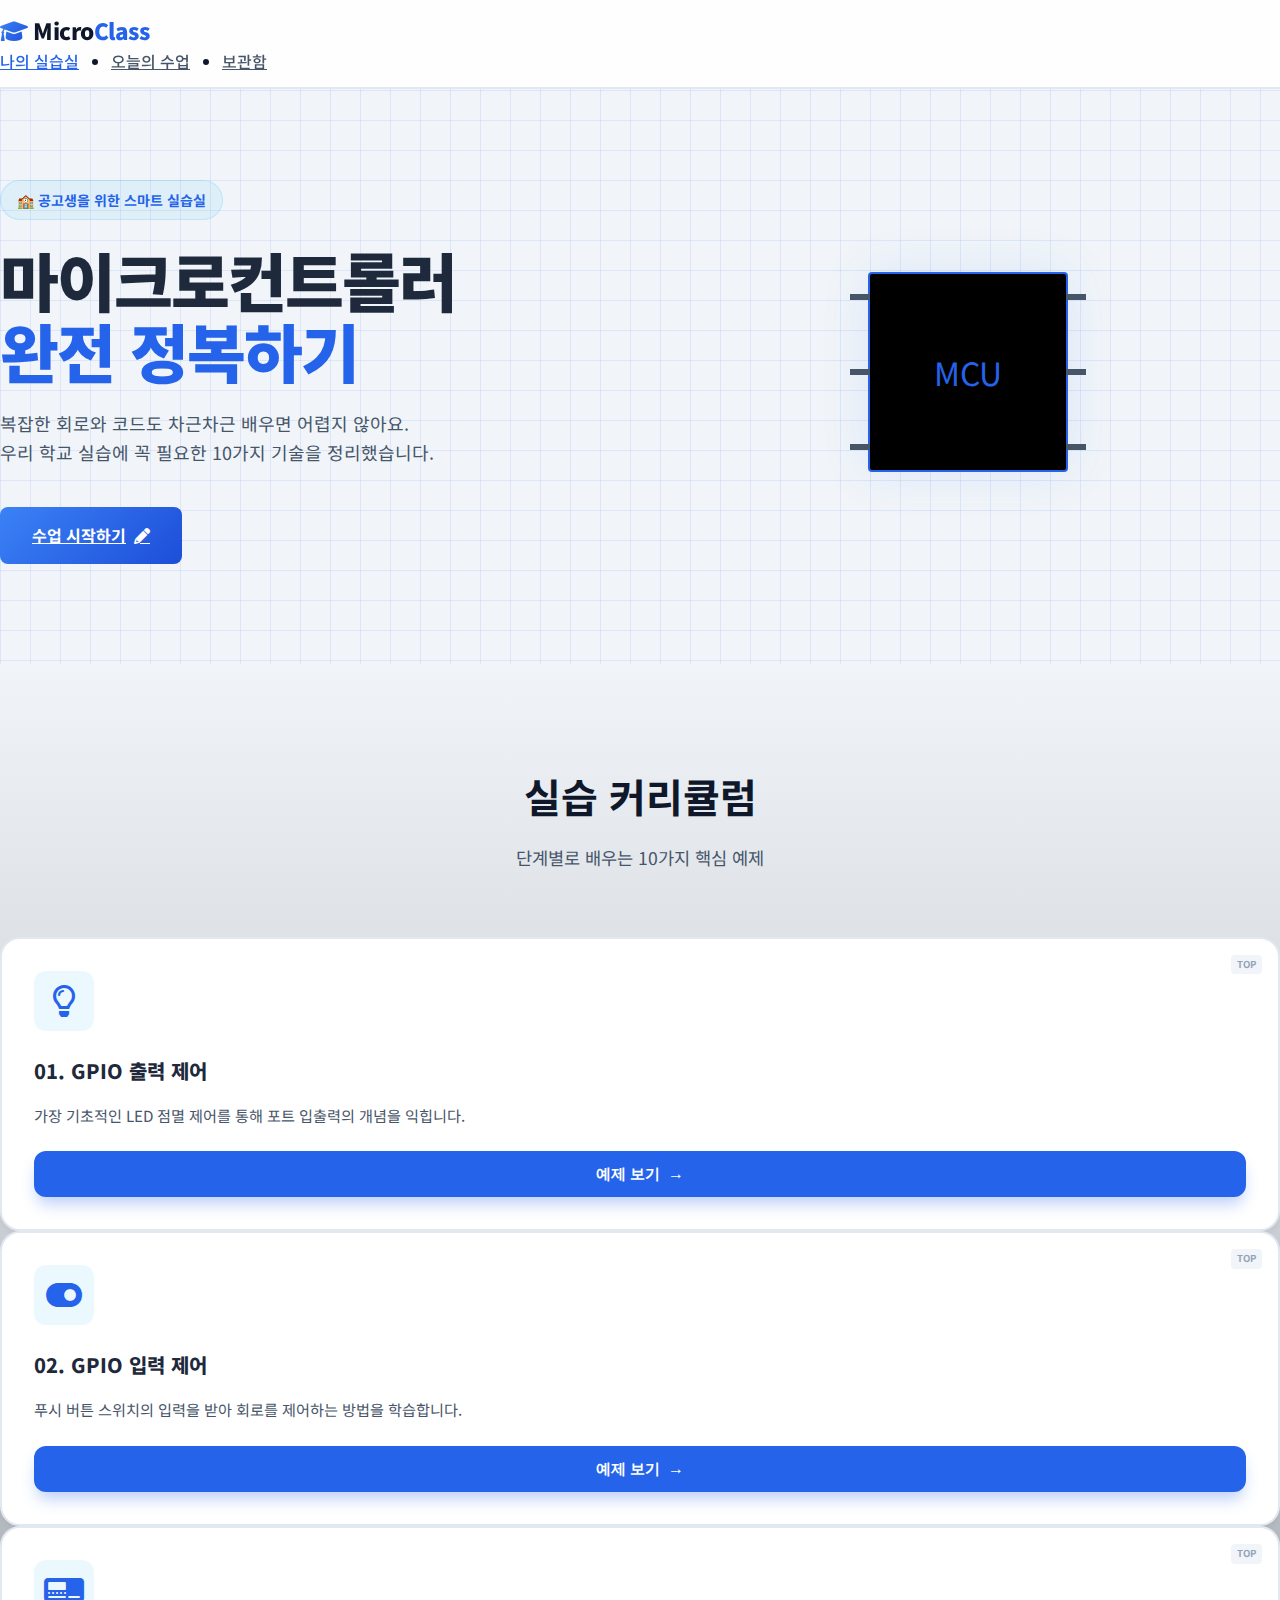
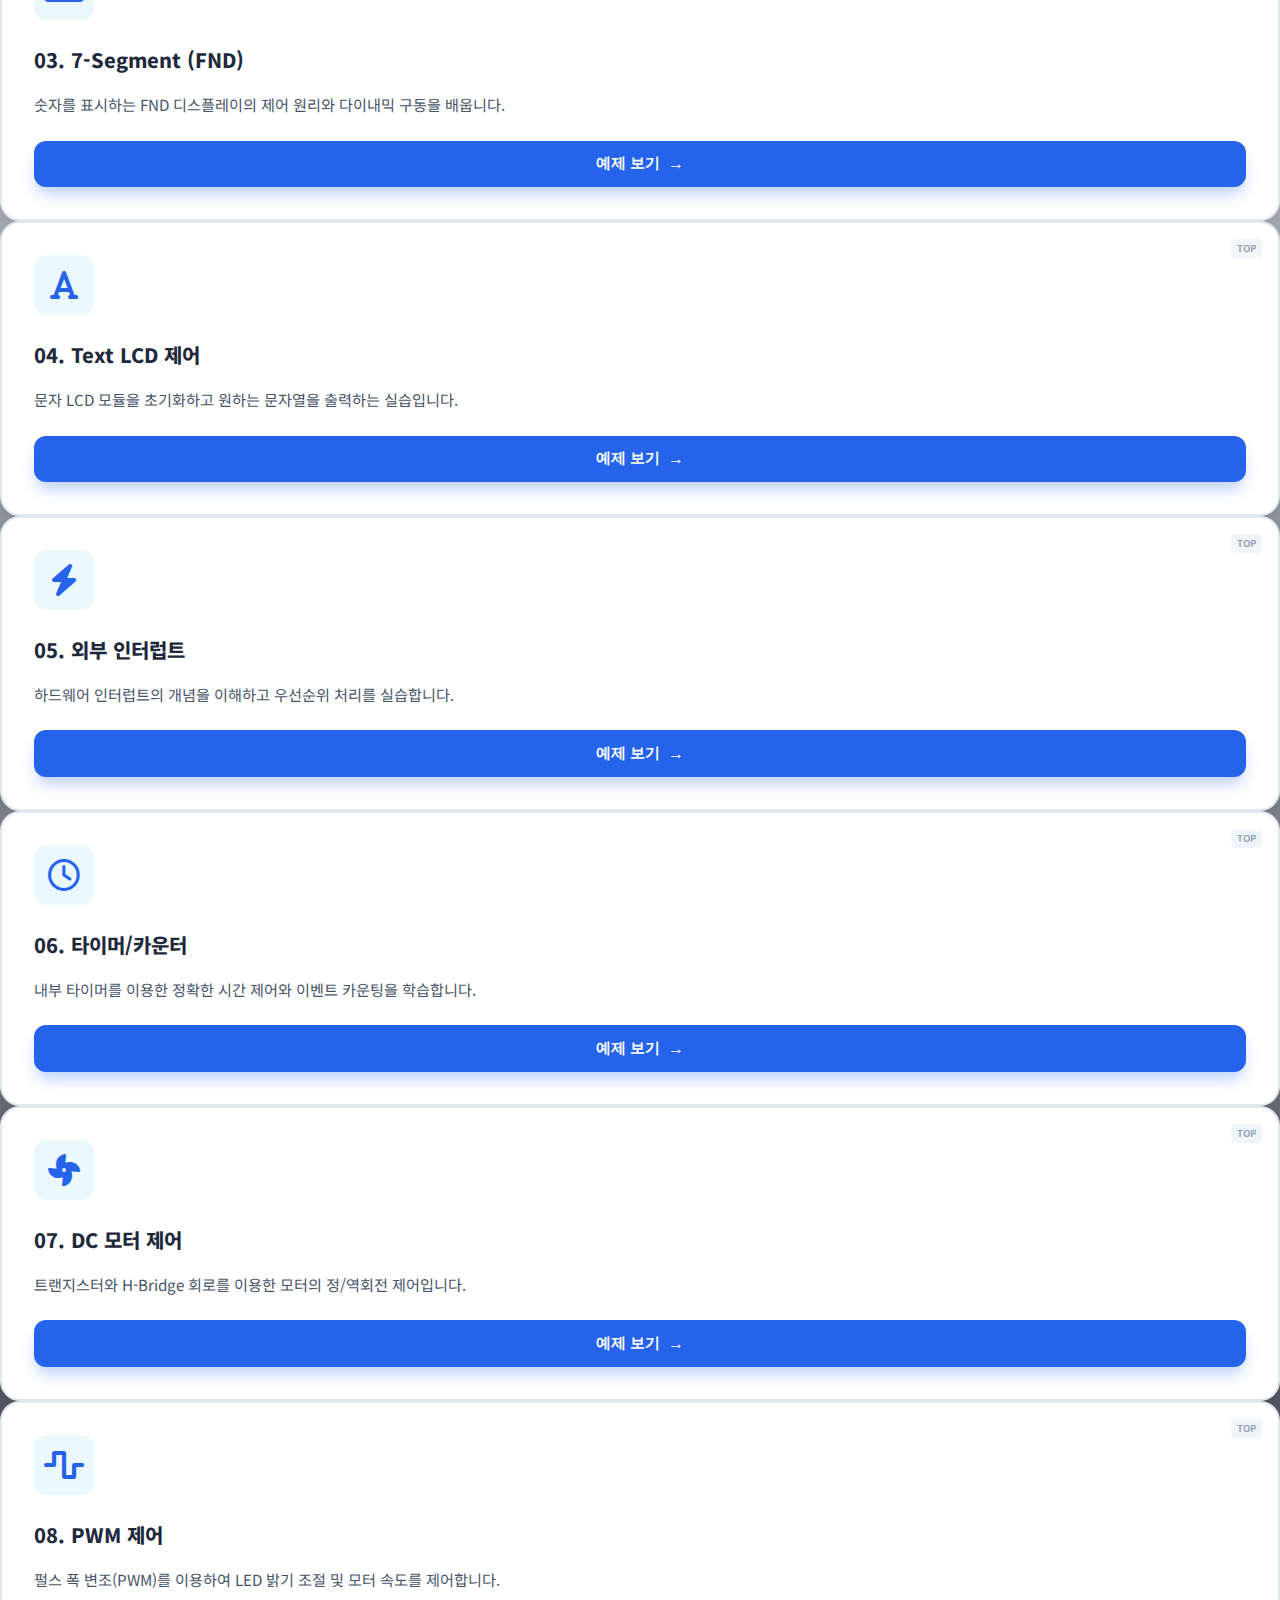
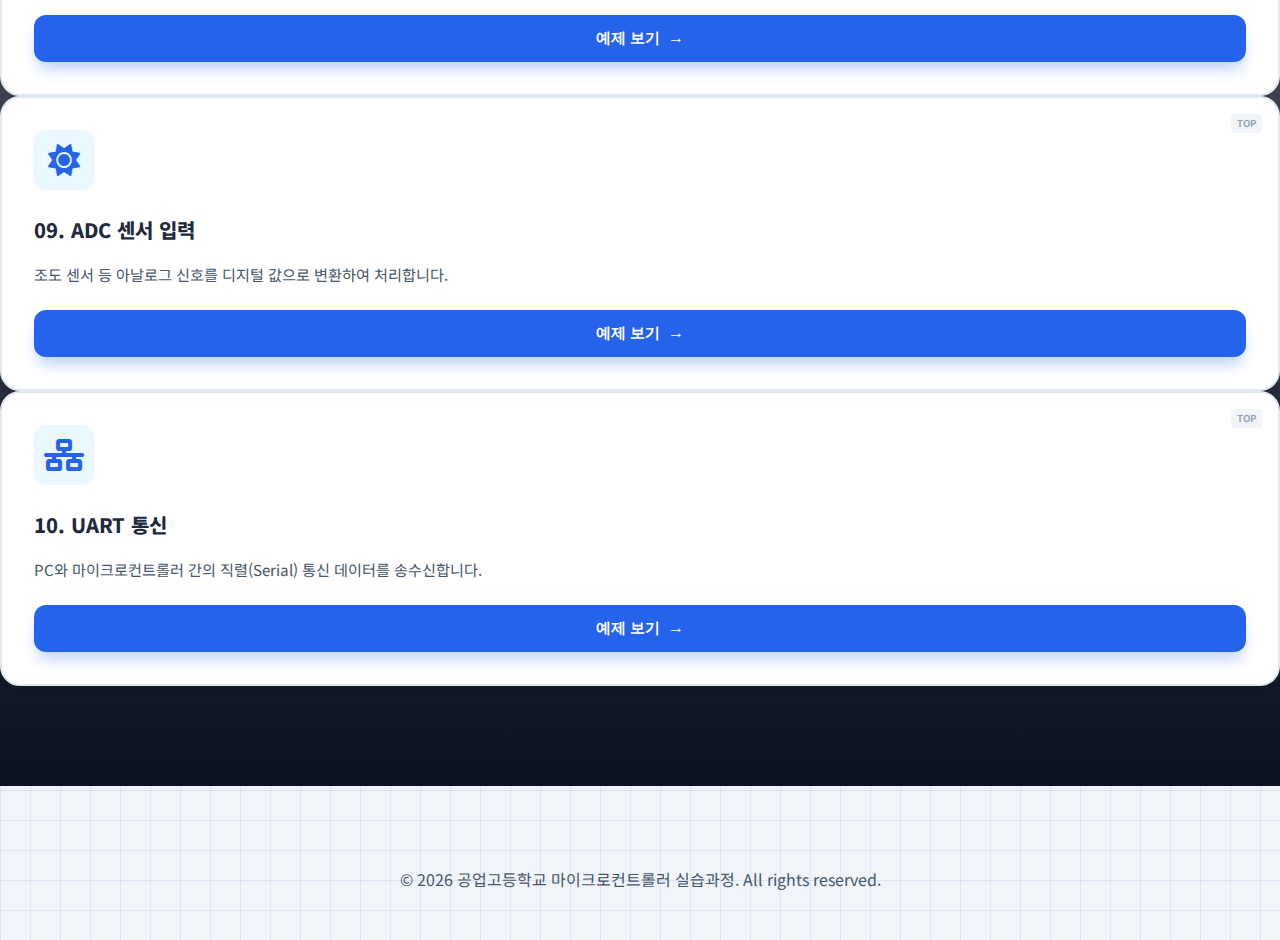
<file: index.html>
<!DOCTYPE html>
<html lang="ko">

<head>
    <meta charset="UTF-8">
    <meta name="viewport" content="width=device-width, initial-scale=1.0">
    <title>마이크로컨트롤러 제어 실습 | 공업고등학교 과정</title>
    <meta name="description" content="공업고등학교 마이크로컨트롤러 제어 실습을 위한 10가지 핵심 예제 모음">

    <!-- Google Fonts -->
    <link rel="preconnect" href="https://fonts.googleapis.com">
    <link rel="preconnect" href="https://fonts.gstatic.com" crossorigin>
    <link
        href="https://fonts.googleapis.com/css2?family=Noto+Sans+KR:wght@300;400;500;700;900&family=Orbitron:wght@600;800&display=swap"
        rel="stylesheet">

    <!-- Custom CSS -->
    <link rel="stylesheet" href="style.css">

    <!-- Icons -->
    <link href="https://cdnjs.cloudflare.com/ajax/libs/font-awesome/6.0.0/css/all.min.css" rel="stylesheet">
</head>

<body>
    <div class="background-glob"></div>

    <header class="main-header">
        <div class="container">
            <div class="logo">
                <i class="fa-solid fa-graduation-cap"></i>
                <span>Micro<span>Class</span></span>
            </div>
            <nav class="main-nav">
                <ul>
                    <li><a href="#hero" class="active">나의 실습실</a></li>
                    <li><a href="#curriculum">오늘의 수업</a></li>
                    <li><a href="#resources">보관함</a></li>
                </ul>
            </nav>
        </div>
    </header>

    <main>
        <!-- Hero Section -->
        <section id="hero" class="hero-section">
            <div class="container">
                <div class="hero-content">
                    <span class="badge">🏫 공고생을 위한 스마트 실습실</span>
                    <h1>마이크로컨트롤러 <span>완전 정복하기</span></h1>
                    <p>복잡한 회로와 코드도 차근차근 배우면 어렵지 않아요.<br>우리 학교 실습에 꼭 필요한 10가지 기술을 정리했습니다.</p>
                    <a href="#curriculum" class="cta-button">수업 시작하기 <i class="fa-solid fa-pencil"></i></a>
                </div>
                <div class="hero-visual">
                    <div class="chip-graphic">
                        <div class="pin p1"></div>
                        <div class="pin p2"></div>
                        <div class="pin p3"></div>
                        <div class="core">MCU</div>
                        <div class="pin p4"></div>
                        <div class="pin p5"></div>
                        <div class="pin p6"></div>
                    </div>
                </div>
            </div>
        </section>

        <!-- Curriculum Grid -->
        <section id="curriculum" class="curriculum-section">
            <div class="container">
                <div class="section-header">
                    <h2>실습 커리큘럼</h2>
                    <p>단계별로 배우는 10가지 핵심 예제</p>
                </div>

                <div class="grid-container">
                    <!-- Example 1 -->
                    <article class="card">
                        <div class="card-icon"><i class="fa-regular fa-lightbulb"></i></div>
                        <div class="card-content">
                            <h3>01. GPIO 출력 제어</h3>
                            <p>가장 기초적인 LED 점멸 제어를 통해 포트 입출력의 개념을 익힙니다.</p>
                            <button class="card-link" onclick="openModal(1)">예제 보기</button>
                        </div>
                    </article>

                    <!-- Example 2 -->
                    <article class="card">
                        <div class="card-icon"><i class="fa-solid fa-toggle-on"></i></div>
                        <div class="card-content">
                            <h3>02. GPIO 입력 제어</h3>
                            <p>푸시 버튼 스위치의 입력을 받아 회로를 제어하는 방법을 학습합니다.</p>
                            <button class="card-link" onclick="openModal(2)">예제 보기</button>
                        </div>
                    </article>

                    <!-- Example 3 -->
                    <article class="card">
                        <div class="card-icon"><i class="fa-solid fa-digital-tachograph"></i></div>
                        <div class="card-content">
                            <h3>03. 7-Segment (FND)</h3>
                            <p>숫자를 표시하는 FND 디스플레이의 제어 원리와 다이내믹 구동을 배웁니다.</p>
                            <button class="card-link" onclick="openModal(3)">예제 보기</button>
                        </div>
                    </article>

                    <!-- Example 4 -->
                    <article class="card">
                        <div class="card-icon"><i class="fa-solid fa-font"></i></div>
                        <div class="card-content">
                            <h3>04. Text LCD 제어</h3>
                            <p>문자 LCD 모듈을 초기화하고 원하는 문자열을 출력하는 실습입니다.</p>
                            <button class="card-link" onclick="openModal(4)">예제 보기</button>
                        </div>
                    </article>

                    <!-- Example 5 -->
                    <article class="card">
                        <div class="card-icon"><i class="fa-solid fa-bolt"></i></div>
                        <div class="card-content">
                            <h3>05. 외부 인터럽트</h3>
                            <p>하드웨어 인터럽트의 개념을 이해하고 우선순위 처리를 실습합니다.</p>
                            <button class="card-link" onclick="openModal(5)">예제 보기</button>
                        </div>
                    </article>

                    <!-- Example 6 -->
                    <article class="card">
                        <div class="card-icon"><i class="fa-regular fa-clock"></i></div>
                        <div class="card-content">
                            <h3>06. 타이머/카운터</h3>
                            <p>내부 타이머를 이용한 정확한 시간 제어와 이벤트 카운팅을 학습합니다.</p>
                            <button class="card-link" onclick="openModal(6)">예제 보기</button>
                        </div>
                    </article>

                    <!-- Example 7 -->
                    <article class="card">
                        <div class="card-icon"><i class="fa-solid fa-fan"></i></div>
                        <div class="card-content">
                            <h3>07. DC 모터 제어</h3>
                            <p>트랜지스터와 H-Bridge 회로를 이용한 모터의 정/역회전 제어입니다.</p>
                            <button class="card-link" onclick="openModal(7)">예제 보기</button>
                        </div>
                    </article>

                    <!-- Example 8 -->
                    <article class="card">
                        <div class="card-icon"><i class="fa-solid fa-wave-square"></i></div>
                        <div class="card-content">
                            <h3>08. PWM 제어</h3>
                            <p>펄스 폭 변조(PWM)를 이용하여 LED 밝기 조절 및 모터 속도를 제어합니다.</p>
                            <button class="card-link" onclick="openModal(8)">예제 보기</button>
                        </div>
                    </article>

                    <!-- Example 9 -->
                    <article class="card">
                        <div class="card-icon"><i class="fa-solid fa-sun"></i></div>
                        <div class="card-content">
                            <h3>09. ADC 센서 입력</h3>
                            <p>조도 센서 등 아날로그 신호를 디지털 값으로 변환하여 처리합니다.</p>
                            <button class="card-link" onclick="openModal(9)">예제 보기</button>
                        </div>
                    </article>

                    <!-- Example 10 -->
                    <article class="card">
                        <div class="card-icon"><i class="fa-solid fa-network-wired"></i></div>
                        <div class="card-content">
                            <h3>10. UART 통신</h3>
                            <p>PC와 마이크로컨트롤러 간의 직렬(Serial) 통신 데이터를 송수신합니다.</p>
                            <button class="card-link" onclick="openModal(10)">예제 보기</button>
                        </div>
                    </article>
                </div>
            </div>
        </section>
    </main>

    <footer class="main-footer">
        <div class="container">
            <p>&copy; 2026 공업고등학교 마이크로컨트롤러 실습과정. All rights reserved.</p>
        </div>
    </footer>

    <!-- Example Modal -->
    <div id="exampleModal" class="modal">
        <div class="modal-content">
            <span class="close-button" onclick="closeModal()">&times;</span>
            <div id="modalBody">
                <h2 id="modalTitle">예제 제목</h2>
                <div class="modal-grid">
                    <div class="modal-info">
                        <h3>학습 목표</h3>
                        <p id="modalGoal">학습 목표 내용이 여기에 들어갑니다.</p>
                        <h3>회로 구성</h3>
                        <p id="modalCircuit">회로 구성 설명이 여기에 들어갑니다.</p>
                    </div>
                    <div class="modal-code">
                        <h3>소스 코드 (C-Language)</h3>
                        <pre><code id="modalCode">void setup() { ... }</code></pre>
                    </div>
                </div>
            </div>
        </div>
    </div>

    <script>
        const exampleData = {
            1: {
                title: "01. GPIO 출력 제어 (LED)",
                goal: "마이크로컨트롤러의 기본 출력 기능을 이해하고 LED를 제어합니다.",
                circuit: "PB.0 핀 - 저항(330Ω) - LED - GND 순으로 연결합니다.",
                code: `#include <avr/io.h>\n#include <util/delay.h>\n\nint main(void) {\n    DDRB = 0x01; // PB0를 출력으로 설정\n    \n    while(1) {\n        PORTB = 0x01; // LED 켜기\n        _delay_ms(500);\n        PORTB = 0x00; // LED 끄기\n        _delay_ms(500);\n    }\n}`
            },
            2: {
                title: "02. GPIO 입력 제어 (Button)",
                goal: "스위치의 입력을 받아 상황에 따른 출력을 제어합니다.",
                circuit: "스위치 한쪽은 PD.0, 다른 한쪽은 GND에 연결 (풀업 저항 사용)",
                code: `void main() {\n    DDRB = 0xFF; // Port B를 출력으로\n    DDRD = 0x00; // Port D를 입력으로\n    \n    while(1) {\n        if(!(PIND & 0x01)) { // PD0 버튼이 눌리면\n            PORTB = 0xFF; // 모든 LED 켜기\n        } else {\n            PORTB = 0x00; // LED 끄기\n        }\n    }\n}`
            },
            3: {
                title: "03. 7-Segment (FND)",
                goal: "FND의 구조를 이해하고 숫자를 출력하는 코드를 작성합니다.",
                circuit: "각 세그먼트 A-G를 Port C의 0-6번 핀에 저항과 함께 연결합니다.",
                code: `unsigned char digit[] = {0x3F, 0x06, 0x5B, 0x4F, 0x66, 0x6D, 0x7D, 0x27, 0x7F, 0x6F};\n\nvoid main() {\n    DDRC = 0xFF;\n    while(1) {\n        for(int i=0; i<10; i++) {\n            PORTC = digit[i];\n            _delay_ms(1000);\n        }\n    }\n}`
            },
            4: {
                title: "04. Text LCD 제어",
                goal: "LCD 드라이버 명령어를 통해 텍스트를 디스플레이합니다.",
                circuit: "RS, RW, E핀과 데이터 8비트 혹은 4비트를 MCU 포트에 연결합니다.",
                code: `void LCD_string(char *str) {\n    while(*str) {\n        LCD_data(*str++);\n    }\n}\n\nvoid main() {\n    LCD_init();\n    LCD_string("Hello MCU!");\n    while(1);\n}`
            },
            5: {
                title: "05. 외부 인터럽트",
                goal: "메인 루프 작업 중 돌발 상황(버튼)에 즉각 반응합니다.",
                circuit: "INT0 핀(PD2)에 버튼을 연결하여 하강 에지를 감지합니다.",
                code: `ISR(INT0_vect) {\n    PORTB ^= 0xFF; // LED 상태 반전\n}\n\nvoid main() {\n    EIMSK = 0x01; // INT0 활성화\n    EICRA = 0x02; // falling edge\n    sei(); // 전역 인터럽트 허용\n    while(1);\n}`
            },
            6: {
                title: "06. 타이머/카운터",
                goal: "정확한 시간 간격으로 특정 작업을 수행합니다.",
                circuit: "별도의 회로 없이 내부 클록을 사용하여 시간을 계산합니다.",
                code: `ISR(TIMER0_OVF_vect) {\n    cnt++;\n    if(cnt == 100) {\n        PORTB ^= 0x01;\n        cnt = 0;\n    }\n}\n\nvoid main() {\n    TCCR0 = 0x07; // Prescaler 1024\n    TIMSK = 0x01; // Overflow 인터럽트\n    sei();\n    while(1);\n}`
            },
            7: {
                title: "07. DC 모터 제어",
                goal: "MCU의 낮은 전류로 높은 모터 전류를 제어하는 원리를 배웁니다.",
                circuit: "MCU 핀 - L298N 혹은 L293D 드라이버 - DC 모터 연결",
                code: `void motor_forward() {\n    PORTB = 0x05; // IN1=High, IN2=Low\n}\n\nvoid motor_stop() {\n    PORTB = 0x00;\n}\n\nvoid main() {\n    DDRB = 0x0F;\n    motor_forward();\n    while(1);\n}`
            },
            8: {
                title: "08. PWM 제어",
                goal: "평균 전압을 조절하여 LED 밝기나 모터 속도를 제어합니다.",
                circuit: "OC1A(PB5) 핀에 출력을 연결하여 파형을 확인합니다.",
                code: `void PWM_init() {\n    TCCR1A = 0x81; // 8-bit Fast PWM\n    TCCR1B = 0x09; // CS=1\n}\n\nvoid main() {\n    PWM_init();\n    while(1) {\n        for(int i=0; i<255; i++) {\n            OCR1A = i;\n            _delay_ms(10);\n        }\n    }\n}`
            },
            9: {
                title: "09. ADC 센서 입력",
                goal: "현실 세계의 물리 값을 숫자로 변환합니다.",
                circuit: "가변저항 혹은 CDS 광센서를 ADC0(PA0) 핀에 연결합니다.",
                code: `int read_adc(unsigned char ch) {\n    ADMUX = (1<<REFS0) | ch;\n    ADCSRA |= (1<<ADSC);\n    while(!(ADCSRA & (1<<ADIF)));\n    return ADC;\n}\n\nvoid main() {\n    ADCSRA = 0x87; // ADC Enable\n    while(1) {\n        int val = read_adc(0);\n        // val 값에 따라 동작\n    }\n}`
            },
            10: {
                title: "10. UART 통신",
                goal: "PC 터미널로 데이터를 보내거나 명령을 받습니다.",
                circuit: "MCU의 TX, RX선을 USB-to-UART 모듈에 연결합니다.",
                code: `void UART_transmit(char data) {\n    while(!(UCSR0A & (1<<UDRE0)));\n    UDR0 = data;\n}\n\nvoid main() {\n    UART_init(9600);\n    UART_transmit('A');\n    while(1);\n}`
            }
        };

        function openModal(id) {
            const data = exampleData[id];
            document.getElementById('modalTitle').innerText = data.title;
            document.getElementById('modalGoal').innerText = data.goal;
            document.getElementById('modalCircuit').innerText = data.circuit;
            document.getElementById('modalCode').innerText = data.code;

            document.getElementById('exampleModal').style.display = 'flex';
            document.body.style.overflow = 'hidden'; // prevent scroll
        }

        function closeModal() {
            document.getElementById('exampleModal').style.display = 'none';
            document.body.style.overflow = 'auto';
        }

        // Close on outside click
        window.onclick = function (event) {
            const modal = document.getElementById('exampleModal');
            if (event.target == modal) {
                closeModal();
            }
        }
    </script>
</body>

</html>
</file>
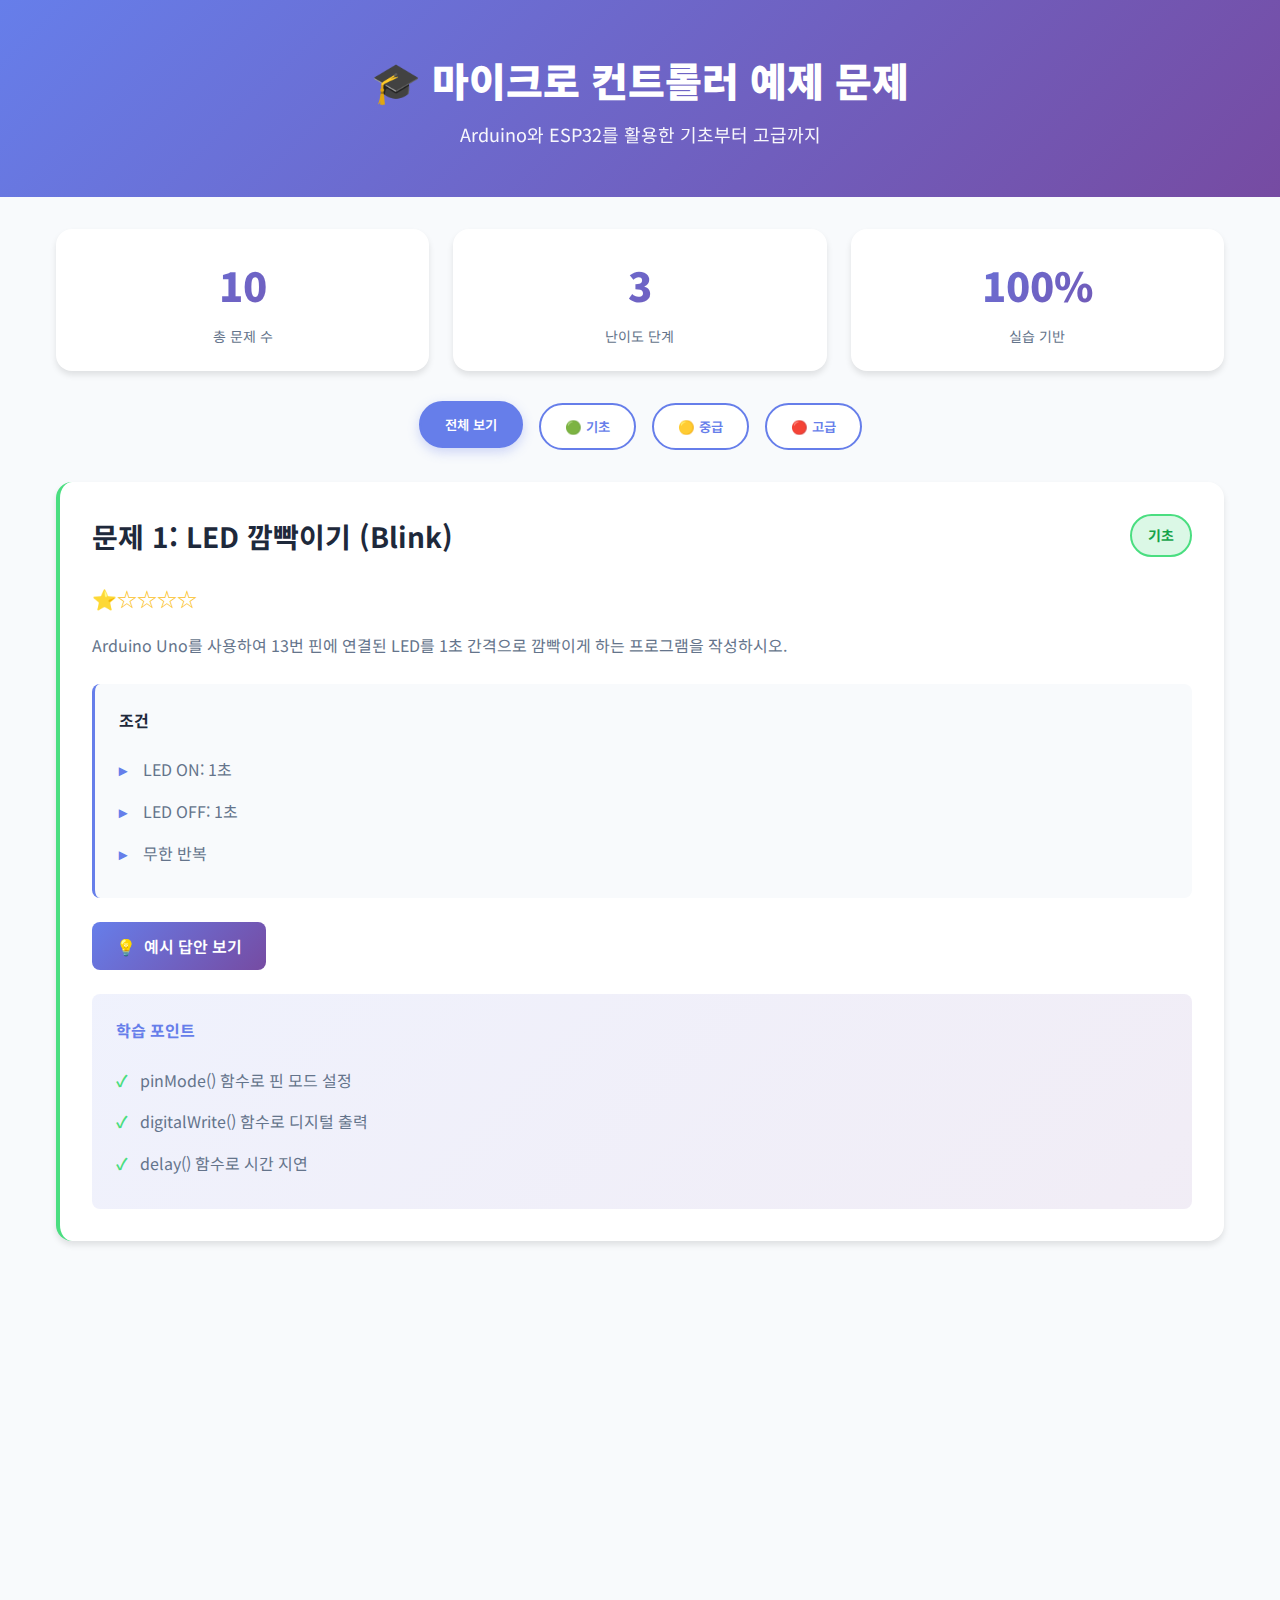
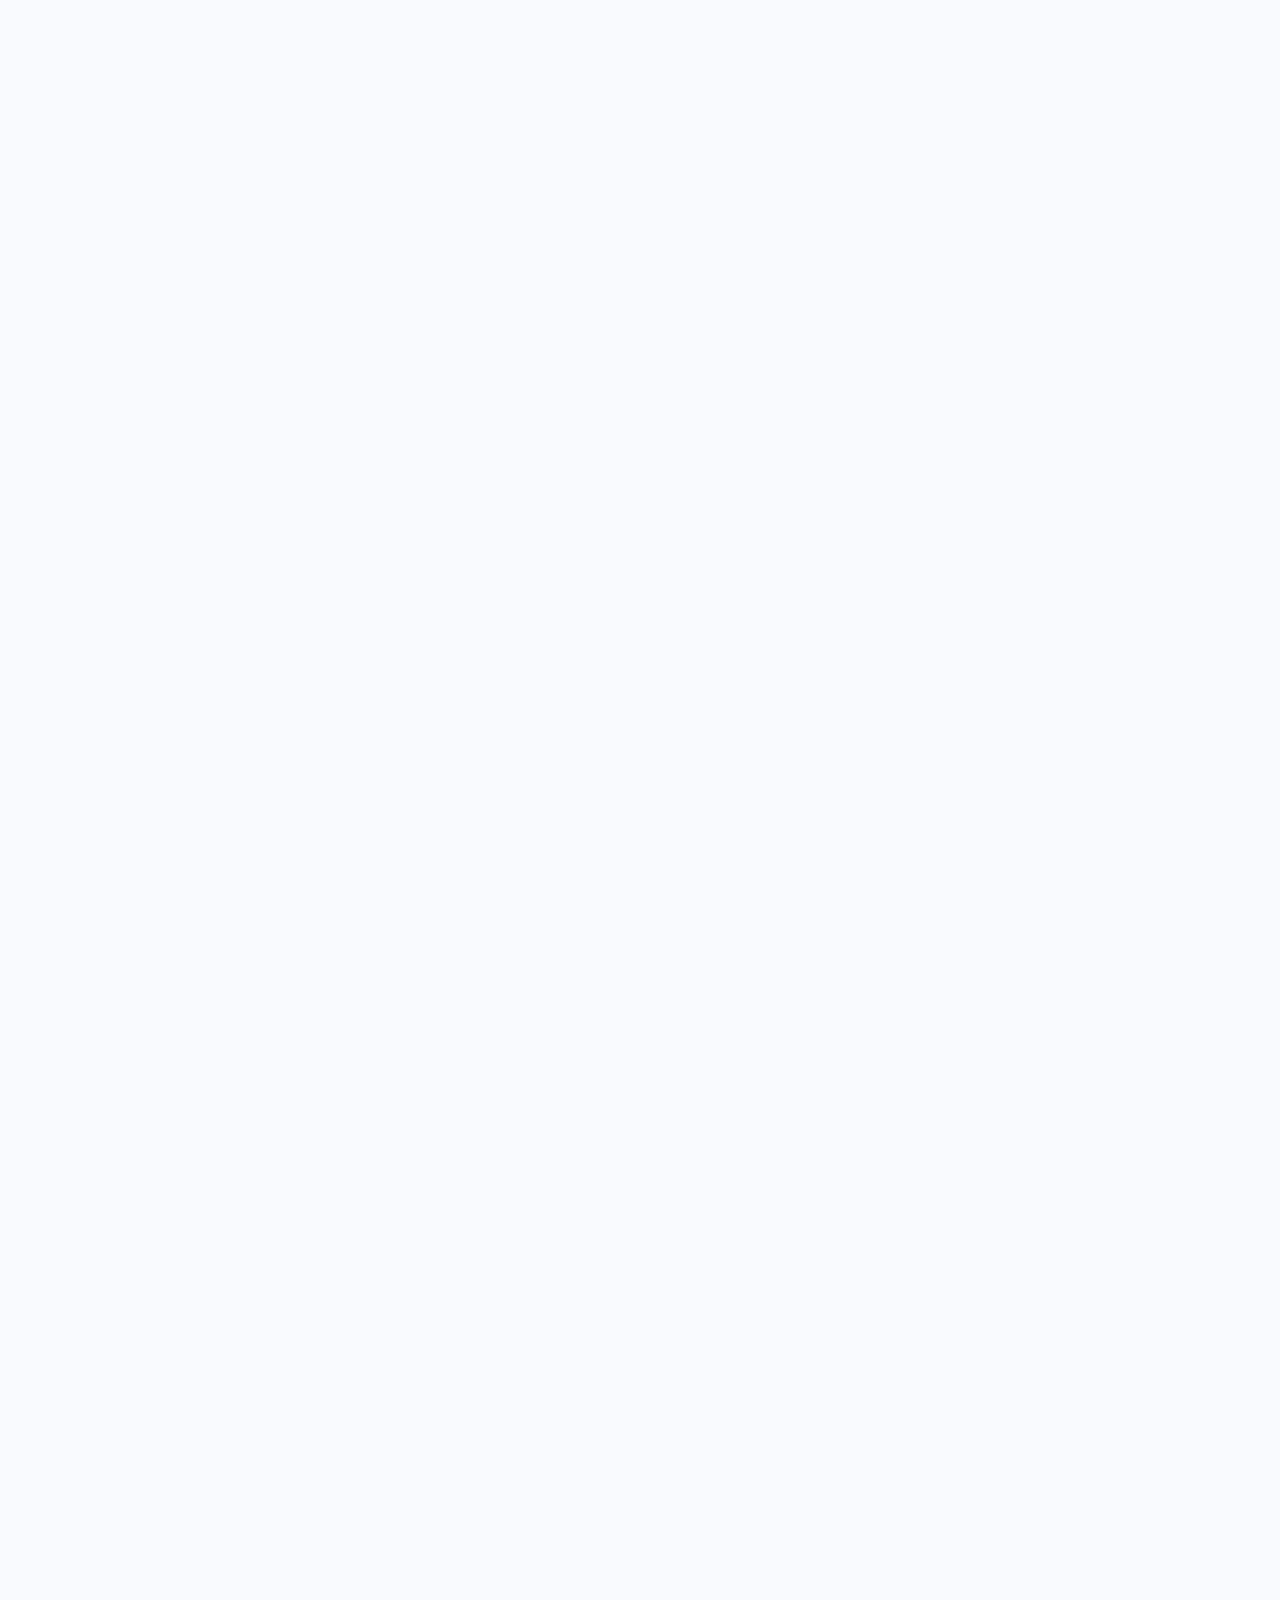
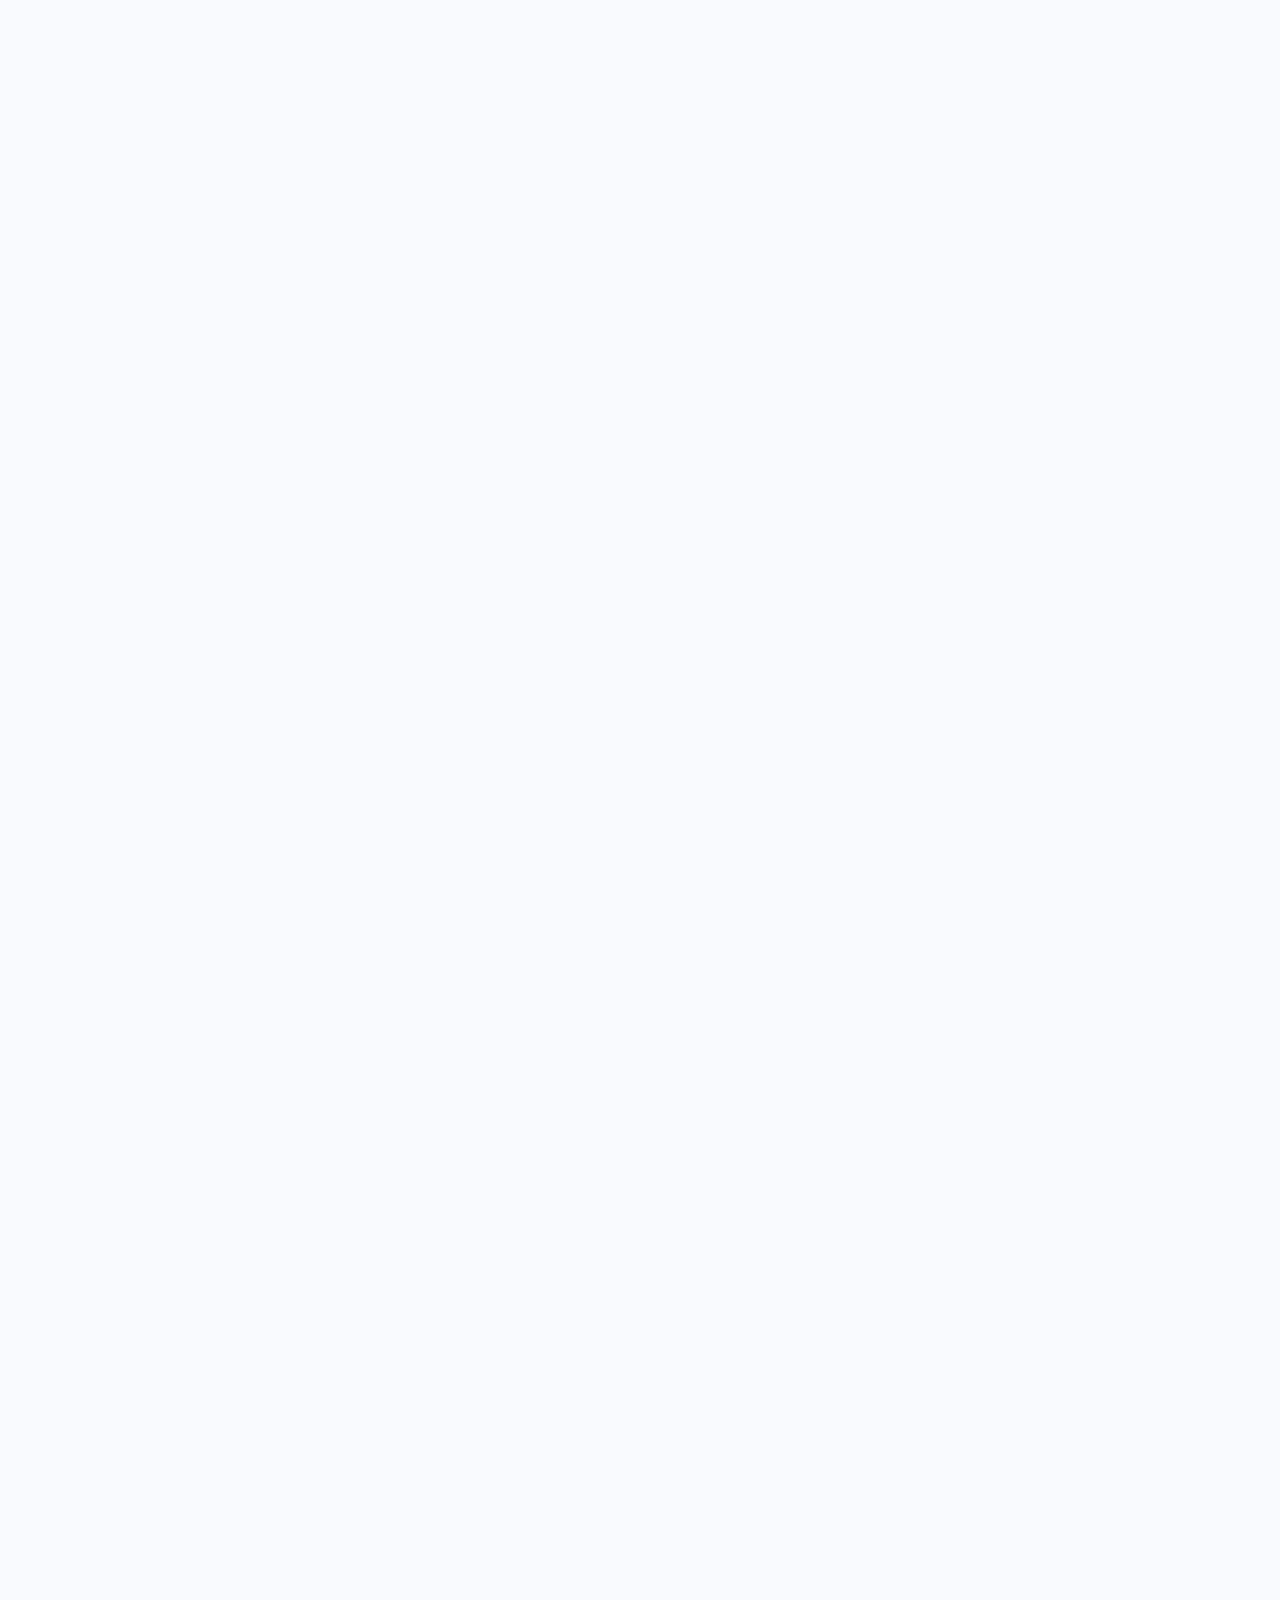
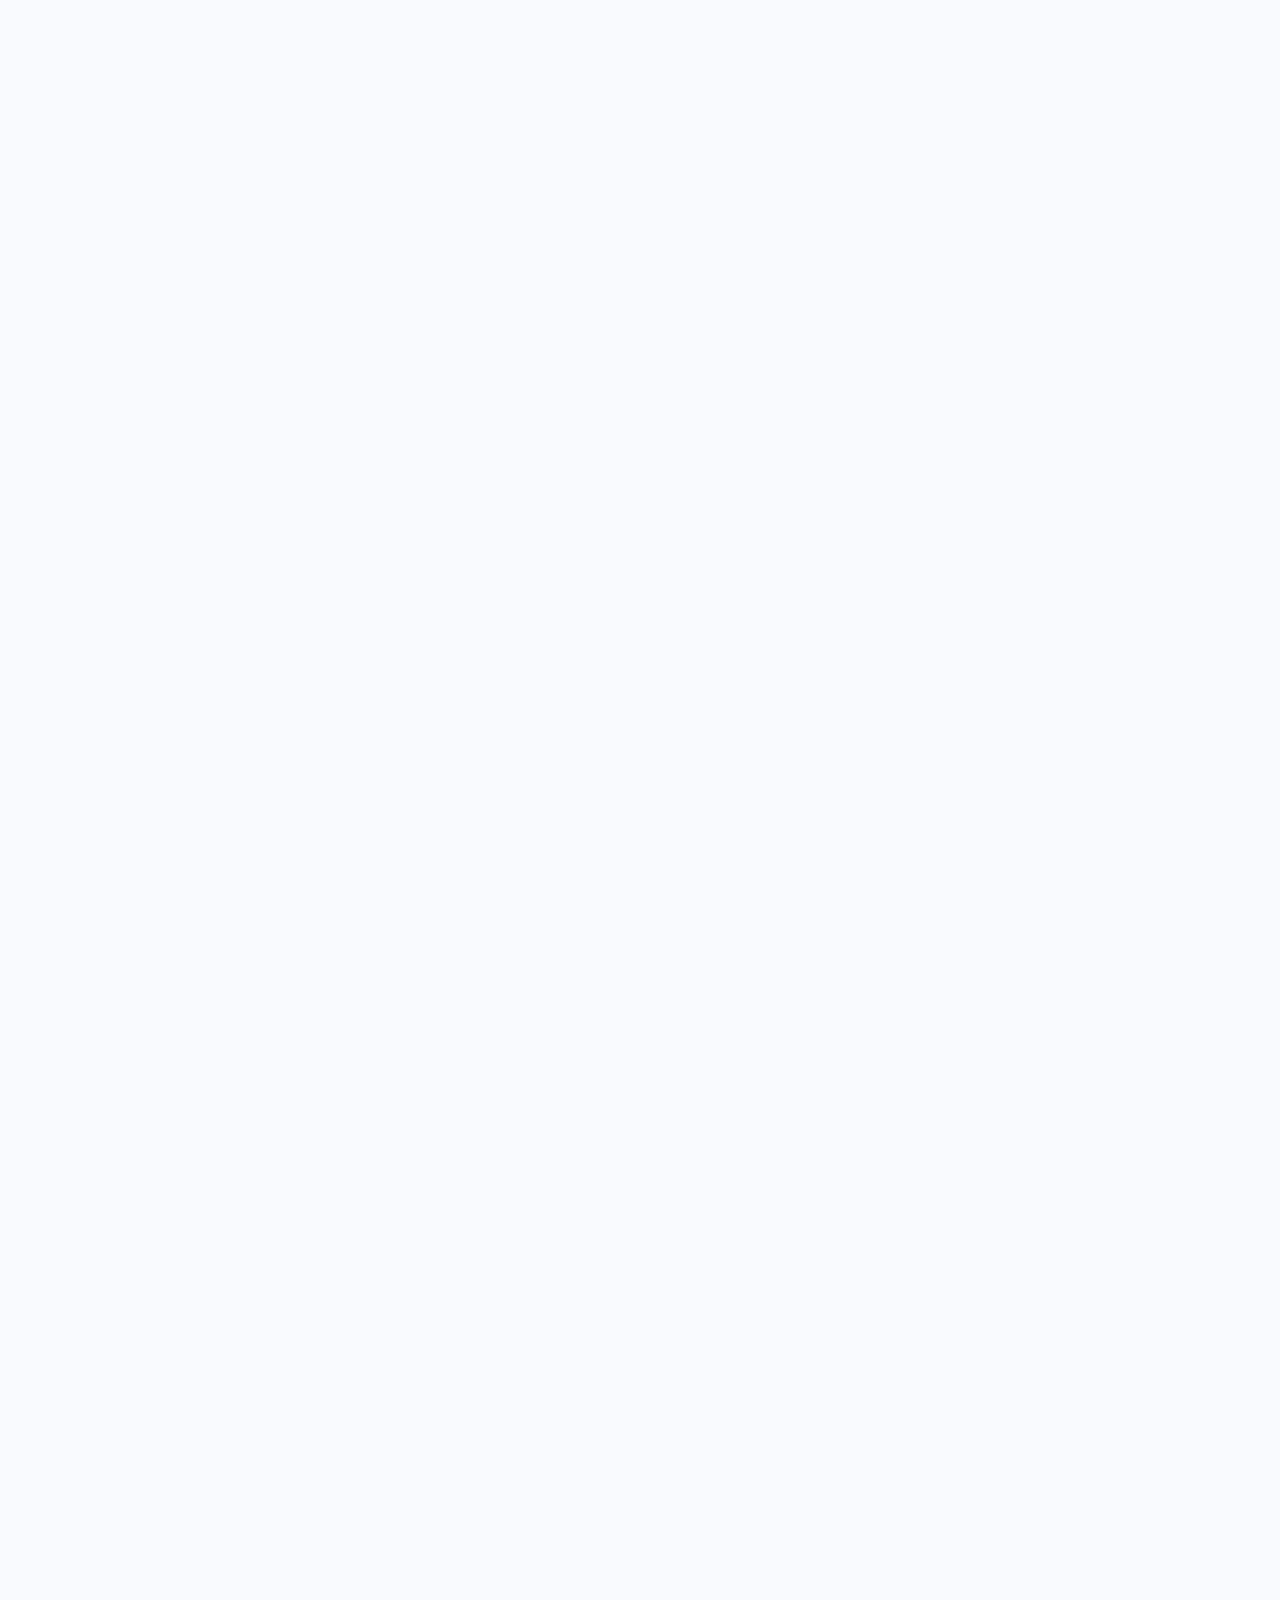
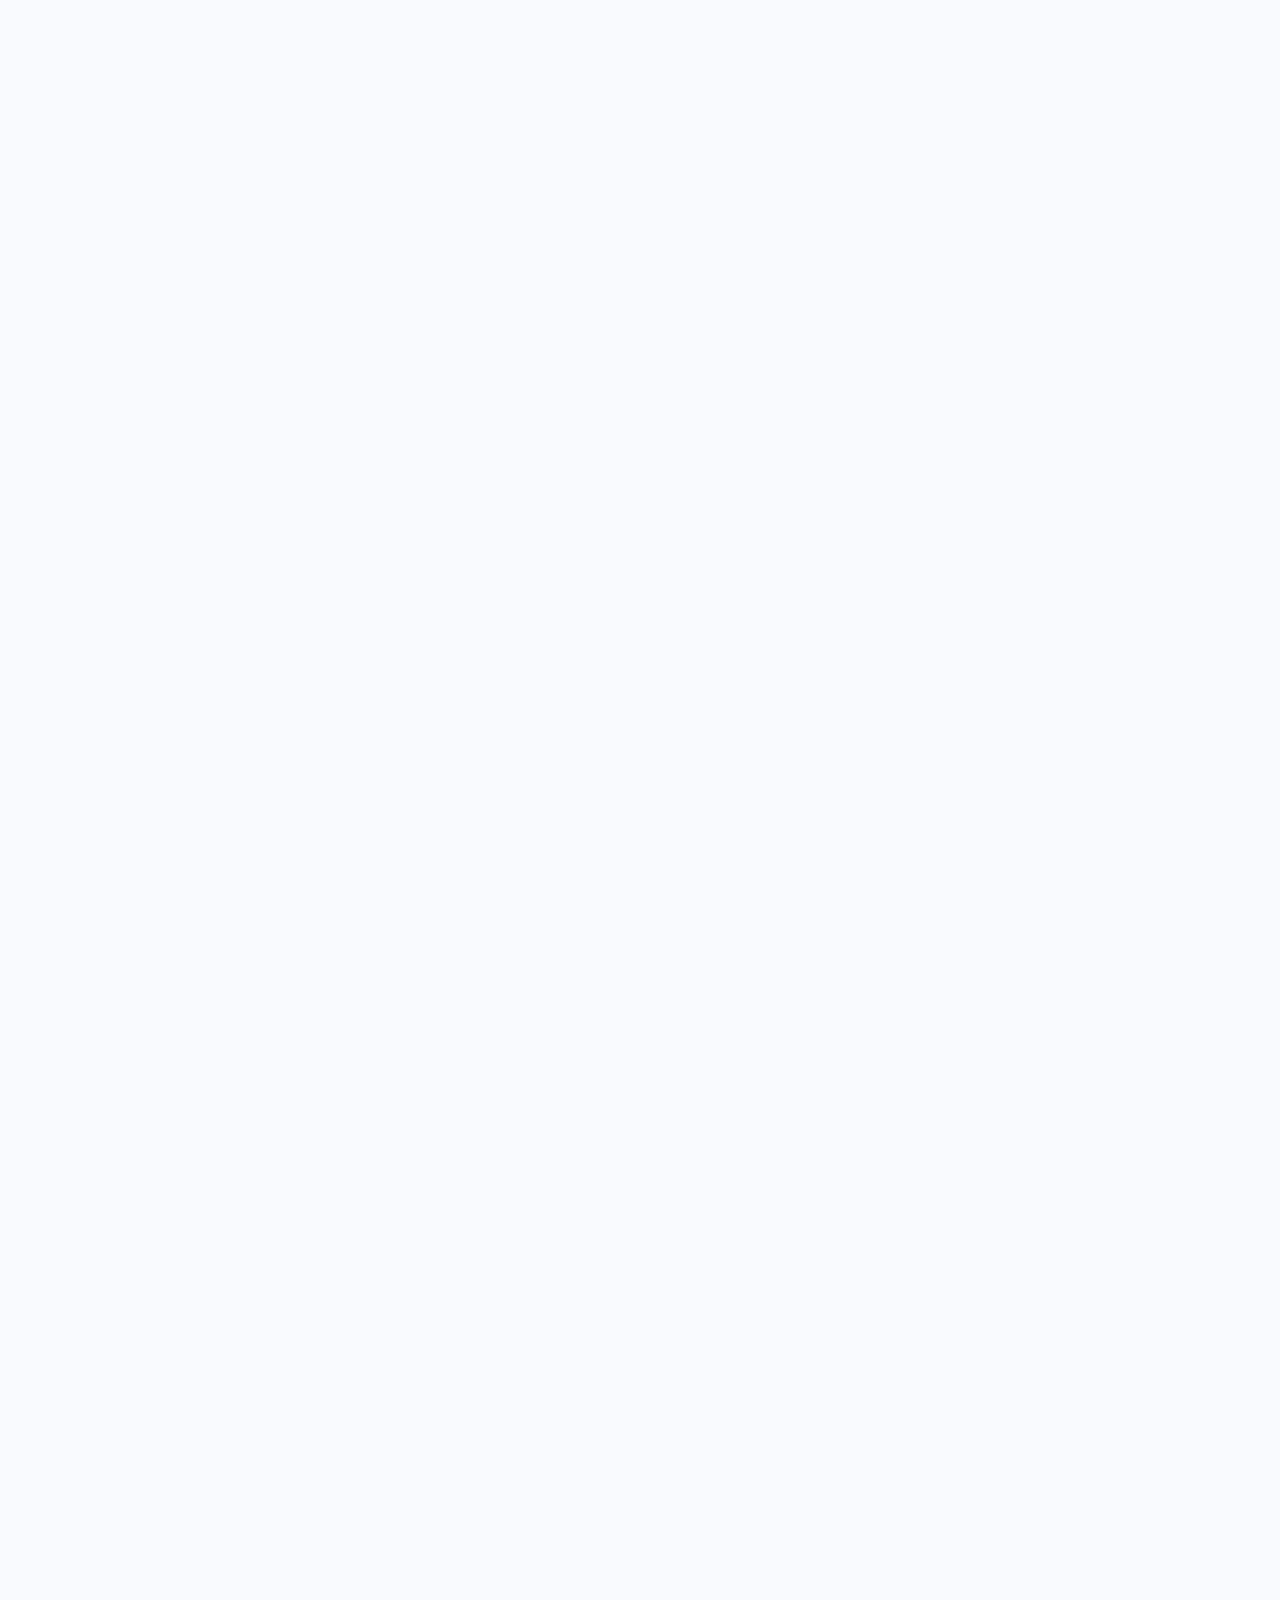
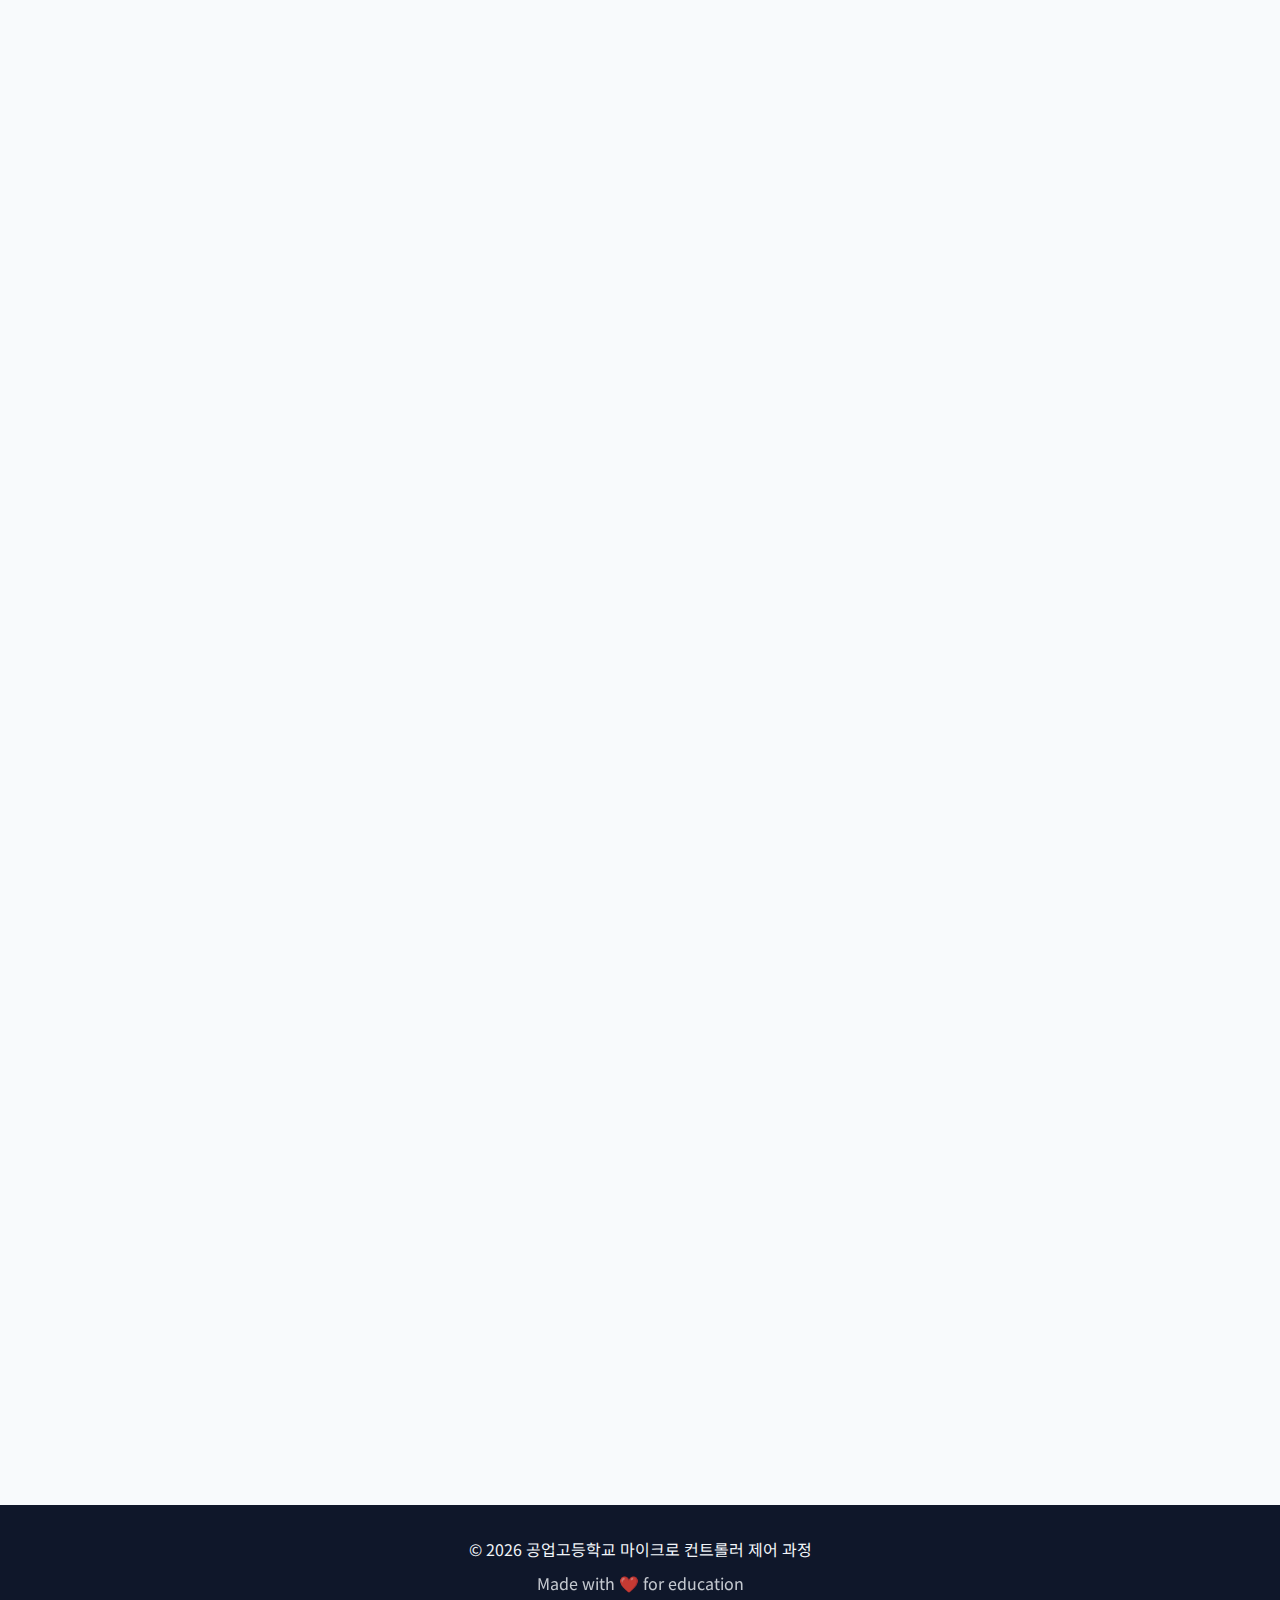
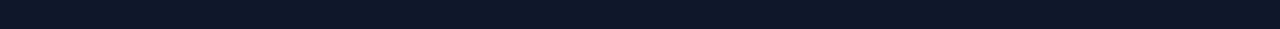
<file: problems.html>
<!DOCTYPE html>
<html lang="ko">

<head>
    <meta charset="UTF-8">
    <meta name="viewport" content="width=device-width, initial-scale=1.0">
    <title>마이크로 컨트롤러 예제 문제 - 공업고등학교</title>
    <meta name="description" content="Arduino와 ESP32를 활용한 마이크로 컨트롤러 기초 예제 문제 10개">
    <link rel="preconnect" href="https://fonts.googleapis.com">
    <link rel="preconnect" href="https://fonts.gstatic.com" crossorigin>
    <link
        href="https://fonts.googleapis.com/css2?family=Noto+Sans+KR:wght@300;400;500;700;900&family=Roboto+Mono:wght@400;500;700&display=swap"
        rel="stylesheet">
    <style>
        * {
            margin: 0;
            padding: 0;
            box-sizing: border-box;
        }

        :root {
            --primary: #667eea;
            --primary-dark: #5568d3;
            --secondary: #764ba2;
            --accent: #f093fb;
            --success: #4ade80;
            --warning: #fbbf24;
            --danger: #f87171;
            --dark-bg: #0f172a;
            --dark-surface: #1e293b;
            --dark-elevated: #334155;
            --text-primary: #1e293b;
            --text-secondary: #64748b;
            --text-on-dark: #f1f5f9;
            --gradient-primary: linear-gradient(135deg, #667eea 0%, #764ba2 100%);
        }

        body {
            font-family: 'Noto Sans KR', sans-serif;
            line-height: 1.6;
            color: var(--text-primary);
            background: #f8fafc;
        }

        .header {
            background: var(--gradient-primary);
            color: white;
            padding: 3rem 1rem;
            text-align: center;
        }

        .header h1 {
            font-size: 2.5rem;
            font-weight: 900;
            margin-bottom: 0.5rem;
        }

        .header p {
            font-size: 1.125rem;
            opacity: 0.95;
        }

        .container {
            max-width: 1200px;
            margin: 0 auto;
            padding: 2rem 1rem;
        }

        .filters {
            display: flex;
            gap: 1rem;
            margin-bottom: 2rem;
            flex-wrap: wrap;
            justify-content: center;
        }

        .filter-btn {
            padding: 0.75rem 1.5rem;
            border: 2px solid var(--primary);
            background: white;
            color: var(--primary);
            border-radius: 2rem;
            cursor: pointer;
            font-weight: 600;
            transition: all 0.3s;
            font-family: 'Noto Sans KR', sans-serif;
        }

        .filter-btn:hover,
        .filter-btn.active {
            background: var(--primary);
            color: white;
            transform: translateY(-2px);
            box-shadow: 0 4px 12px rgba(102, 126, 234, 0.3);
        }

        .problem-card {
            background: white;
            border-radius: 1rem;
            padding: 2rem;
            margin-bottom: 2rem;
            box-shadow: 0 4px 6px rgba(0, 0, 0, 0.1);
            transition: all 0.3s;
            border-left: 4px solid var(--primary);
        }

        .problem-card:hover {
            transform: translateY(-5px);
            box-shadow: 0 10px 20px rgba(0, 0, 0, 0.15);
        }

        .problem-card.beginner {
            border-left-color: var(--success);
        }

        .problem-card.intermediate {
            border-left-color: var(--warning);
        }

        .problem-card.advanced {
            border-left-color: var(--danger);
        }

        .problem-header {
            display: flex;
            justify-content: space-between;
            align-items: flex-start;
            margin-bottom: 1.5rem;
            flex-wrap: wrap;
            gap: 1rem;
        }

        .problem-title {
            font-size: 1.75rem;
            font-weight: 700;
            color: var(--text-primary);
        }

        .difficulty-badge {
            padding: 0.5rem 1rem;
            border-radius: 2rem;
            font-size: 0.875rem;
            font-weight: 700;
            text-transform: uppercase;
        }

        .difficulty-badge.beginner {
            background: rgba(74, 222, 128, 0.2);
            color: #16a34a;
            border: 2px solid var(--success);
        }

        .difficulty-badge.intermediate {
            background: rgba(251, 191, 36, 0.2);
            color: #d97706;
            border: 2px solid var(--warning);
        }

        .difficulty-badge.advanced {
            background: rgba(248, 113, 113, 0.2);
            color: #dc2626;
            border: 2px solid var(--danger);
        }

        .stars {
            color: #fbbf24;
            font-size: 1.25rem;
            margin-bottom: 1rem;
        }

        .problem-description {
            color: var(--text-secondary);
            margin-bottom: 1.5rem;
            line-height: 1.8;
        }

        .requirements {
            background: #f8fafc;
            padding: 1.5rem;
            border-radius: 0.5rem;
            margin-bottom: 1.5rem;
            border-left: 3px solid var(--primary);
        }

        .requirements h4 {
            font-size: 1rem;
            font-weight: 700;
            margin-bottom: 1rem;
            color: var(--text-primary);
        }

        .requirements ul {
            list-style: none;
            padding: 0;
        }

        .requirements li {
            padding: 0.5rem 0;
            padding-left: 1.5rem;
            position: relative;
            color: var(--text-secondary);
        }

        .requirements li::before {
            content: '▸';
            position: absolute;
            left: 0;
            color: var(--primary);
            font-weight: bold;
        }

        .code-section {
            margin-top: 1.5rem;
        }

        .toggle-btn {
            background: var(--gradient-primary);
            color: white;
            border: none;
            padding: 0.75rem 1.5rem;
            border-radius: 0.5rem;
            cursor: pointer;
            font-weight: 600;
            font-size: 1rem;
            transition: all 0.3s;
            font-family: 'Noto Sans KR', sans-serif;
            display: flex;
            align-items: center;
            gap: 0.5rem;
        }

        .toggle-btn:hover {
            transform: translateY(-2px);
            box-shadow: 0 4px 12px rgba(102, 126, 234, 0.4);
        }

        .code-container {
            display: none;
            margin-top: 1rem;
            position: relative;
        }

        .code-container.show {
            display: block;
            animation: slideDown 0.3s ease-out;
        }

        @keyframes slideDown {
            from {
                opacity: 0;
                transform: translateY(-10px);
            }

            to {
                opacity: 1;
                transform: translateY(0);
            }
        }

        pre {
            background: var(--dark-bg);
            color: #e2e8f0;
            padding: 1.5rem;
            border-radius: 0.5rem;
            overflow-x: auto;
            position: relative;
        }

        code {
            font-family: 'Roboto Mono', monospace;
            font-size: 0.875rem;
            line-height: 1.6;
        }

        .copy-btn {
            position: absolute;
            top: 1rem;
            right: 1rem;
            background: rgba(102, 126, 234, 0.9);
            color: white;
            border: none;
            padding: 0.5rem 1rem;
            border-radius: 0.375rem;
            cursor: pointer;
            font-size: 0.875rem;
            transition: all 0.2s;
            font-family: 'Noto Sans KR', sans-serif;
        }

        .copy-btn:hover {
            background: var(--primary);
        }

        .learning-points {
            background: linear-gradient(135deg, rgba(102, 126, 234, 0.1) 0%, rgba(118, 75, 162, 0.1) 100%);
            padding: 1.5rem;
            border-radius: 0.5rem;
            margin-top: 1.5rem;
        }

        .learning-points h4 {
            font-size: 1rem;
            font-weight: 700;
            margin-bottom: 1rem;
            color: var(--primary);
        }

        .learning-points ul {
            list-style: none;
            padding: 0;
        }

        .learning-points li {
            padding: 0.5rem 0;
            padding-left: 1.5rem;
            position: relative;
            color: var(--text-secondary);
        }

        .learning-points li::before {
            content: '✓';
            position: absolute;
            left: 0;
            color: var(--success);
            font-weight: bold;
        }

        .stats {
            display: grid;
            grid-template-columns: repeat(auto-fit, minmax(200px, 1fr));
            gap: 1.5rem;
            margin-bottom: 2rem;
        }

        .stat-card {
            background: white;
            padding: 1.5rem;
            border-radius: 1rem;
            text-align: center;
            box-shadow: 0 4px 6px rgba(0, 0, 0, 0.1);
        }

        .stat-number {
            font-size: 2.5rem;
            font-weight: 900;
            background: var(--gradient-primary);
            -webkit-background-clip: text;
            -webkit-text-fill-color: transparent;
            background-clip: text;
        }

        .stat-label {
            color: var(--text-secondary);
            font-size: 0.875rem;
            margin-top: 0.5rem;
        }

        .footer {
            background: var(--dark-bg);
            color: var(--text-on-dark);
            text-align: center;
            padding: 2rem 1rem;
            margin-top: 3rem;
        }

        @media (max-width: 768px) {
            .header h1 {
                font-size: 2rem;
            }

            .problem-title {
                font-size: 1.5rem;
            }

            .filters {
                flex-direction: column;
            }

            .filter-btn {
                width: 100%;
            }
        }
    </style>
</head>

<body>
    <div class="header">
        <h1>🎓 마이크로 컨트롤러 예제 문제</h1>
        <p>Arduino와 ESP32를 활용한 기초부터 고급까지</p>
    </div>

    <div class="container">
        <div class="stats">
            <div class="stat-card">
                <div class="stat-number">10</div>
                <div class="stat-label">총 문제 수</div>
            </div>
            <div class="stat-card">
                <div class="stat-number">3</div>
                <div class="stat-label">난이도 단계</div>
            </div>
            <div class="stat-card">
                <div class="stat-number">100%</div>
                <div class="stat-label">실습 기반</div>
            </div>
        </div>

        <div class="filters">
            <button class="filter-btn active" data-filter="all">전체 보기</button>
            <button class="filter-btn" data-filter="beginner">🟢 기초</button>
            <button class="filter-btn" data-filter="intermediate">🟡 중급</button>
            <button class="filter-btn" data-filter="advanced">🔴 고급</button>
        </div>

        <div id="problems-container">
            <!-- Problem 1 -->
            <div class="problem-card beginner" data-difficulty="beginner">
                <div class="problem-header">
                    <h2 class="problem-title">문제 1: LED 깜빡이기 (Blink)</h2>
                    <span class="difficulty-badge beginner">기초</span>
                </div>
                <div class="stars">⭐☆☆☆☆</div>
                <p class="problem-description">
                    Arduino Uno를 사용하여 13번 핀에 연결된 LED를 1초 간격으로 깜빡이게 하는 프로그램을 작성하시오.
                </p>
                <div class="requirements">
                    <h4>조건</h4>
                    <ul>
                        <li>LED ON: 1초</li>
                        <li>LED OFF: 1초</li>
                        <li>무한 반복</li>
                    </ul>
                </div>
                <button class="toggle-btn" onclick="toggleCode(1)">
                    <span>💡</span> 예시 답안 보기
                </button>
                <div class="code-container" id="code-1">
                    <pre><code>void setup() {
  pinMode(13, OUTPUT);  // 13번 핀을 출력으로 설정
}

void loop() {
  digitalWrite(13, HIGH);  // LED 켜기
  delay(1000);             // 1초 대기
  digitalWrite(13, LOW);   // LED 끄기
  delay(1000);             // 1초 대기
}</code></pre>
                    <button class="copy-btn" onclick="copyCode(1)">복사</button>
                </div>
                <div class="learning-points">
                    <h4>학습 포인트</h4>
                    <ul>
                        <li>pinMode() 함수로 핀 모드 설정</li>
                        <li>digitalWrite() 함수로 디지털 출력</li>
                        <li>delay() 함수로 시간 지연</li>
                    </ul>
                </div>
            </div>

            <!-- Problem 2 -->
            <div class="problem-card beginner" data-difficulty="beginner">
                <div class="problem-header">
                    <h2 class="problem-title">문제 2: 버튼으로 LED 제어</h2>
                    <span class="difficulty-badge beginner">기초</span>
                </div>
                <div class="stars">⭐⭐☆☆☆</div>
                <p class="problem-description">
                    2번 핀에 연결된 버튼을 누르면 13번 핀의 LED가 켜지고, 버튼을 떼면 LED가 꺼지는 프로그램을 작성하시오.
                </p>
                <div class="requirements">
                    <h4>회로 구성</h4>
                    <ul>
                        <li>버튼: 2번 핀 (풀다운 저항 사용)</li>
                        <li>LED: 13번 핀</li>
                    </ul>
                    <h4>조건</h4>
                    <ul>
                        <li>버튼을 누르는 동안만 LED가 켜져야 함</li>
                        <li>시리얼 모니터에 버튼 상태 출력</li>
                    </ul>
                </div>
                <button class="toggle-btn" onclick="toggleCode(2)">
                    <span>💡</span> 예시 답안 보기
                </button>
                <div class="code-container" id="code-2">
                    <pre><code>const int buttonPin = 2;  // 버튼 핀
const int ledPin = 13;    // LED 핀

void setup() {
  pinMode(buttonPin, INPUT);   // 버튼 핀을 입력으로 설정
  pinMode(ledPin, OUTPUT);     // LED 핀을 출력으로 설정
  Serial.begin(9600);          // 시리얼 통신 시작
}

void loop() {
  int buttonState = digitalRead(buttonPin);  // 버튼 상태 읽기
  
  if (buttonState == HIGH) {
    digitalWrite(ledPin, HIGH);  // 버튼이 눌리면 LED 켜기
    Serial.println("버튼 눌림 - LED ON");
  } else {
    digitalWrite(ledPin, LOW);   // 버튼이 떼지면 LED 끄기
    Serial.println("버튼 떼짐 - LED OFF");
  }
  
  delay(100);  // 디바운싱을 위한 짧은 지연
}</code></pre>
                    <button class="copy-btn" onclick="copyCode(2)">복사</button>
                </div>
                <div class="learning-points">
                    <h4>학습 포인트</h4>
                    <ul>
                        <li>digitalRead() 함수로 디지털 입력 읽기</li>
                        <li>조건문(if-else)을 이용한 제어</li>
                        <li>시리얼 통신 기초</li>
                        <li>디바운싱 개념</li>
                    </ul>
                </div>
            </div>

            <!-- Problem 3 -->
            <div class="problem-card beginner" data-difficulty="beginner">
                <div class="problem-header">
                    <h2 class="problem-title">문제 3: 신호등 시스템</h2>
                    <span class="difficulty-badge beginner">기초</span>
                </div>
                <div class="stars">⭐⭐☆☆☆</div>
                <p class="problem-description">
                    빨강(8번), 노랑(9번), 초록(10번) LED를 사용하여 신호등 시스템을 구현하시오.
                </p>
                <div class="requirements">
                    <h4>동작 순서</h4>
                    <ul>
                        <li>빨강 LED 5초 점등</li>
                        <li>노랑 LED 2초 점등</li>
                        <li>초록 LED 5초 점등</li>
                        <li>반복</li>
                    </ul>
                </div>
                <button class="toggle-btn" onclick="toggleCode(3)">
                    <span>💡</span> 예시 답안 보기
                </button>
                <div class="code-container" id="code-3">
                    <pre><code>const int redPin = 8;
const int yellowPin = 9;
const int greenPin = 10;

void setup() {
  pinMode(redPin, OUTPUT);
  pinMode(yellowPin, OUTPUT);
  pinMode(greenPin, OUTPUT);
}

void loop() {
  // 빨강 신호
  digitalWrite(redPin, HIGH);
  digitalWrite(yellowPin, LOW);
  digitalWrite(greenPin, LOW);
  delay(5000);
  
  // 노랑 신호
  digitalWrite(redPin, LOW);
  digitalWrite(yellowPin, HIGH);
  digitalWrite(greenPin, LOW);
  delay(2000);
  
  // 초록 신호
  digitalWrite(redPin, LOW);
  digitalWrite(yellowPin, LOW);
  digitalWrite(greenPin, HIGH);
  delay(5000);
}</code></pre>
                    <button class="copy-btn" onclick="copyCode(3)">복사</button>
                </div>
                <div class="learning-points">
                    <h4>학습 포인트</h4>
                    <ul>
                        <li>다중 출력 제어</li>
                        <li>순차적 동작 구현</li>
                        <li>실생활 응용 사례</li>
                    </ul>
                </div>
            </div>

            <!-- Problem 4 -->
            <div class="problem-card beginner" data-difficulty="beginner">
                <div class="problem-header">
                    <h2 class="problem-title">문제 4: 시리얼 모니터로 LED 제어</h2>
                    <span class="difficulty-badge beginner">기초</span>
                </div>
                <div class="stars">⭐⭐☆☆☆</div>
                <p class="problem-description">
                    시리얼 모니터에서 '1'을 입력하면 LED가 켜지고, '0'을 입력하면 LED가 꺼지는 프로그램을 작성하시오.
                </p>
                <div class="requirements">
                    <h4>조건</h4>
                    <ul>
                        <li>LED: 13번 핀</li>
                        <li>보드레이트: 9600</li>
                        <li>잘못된 입력 시 오류 메시지 출력</li>
                    </ul>
                </div>
                <button class="toggle-btn" onclick="toggleCode(4)">
                    <span>💡</span> 예시 답안 보기
                </button>
                <div class="code-container" id="code-4">
                    <pre><code>const int ledPin = 13;

void setup() {
  pinMode(ledPin, OUTPUT);
  Serial.begin(9600);
  Serial.println("LED 제어 프로그램 시작");
  Serial.println("1: LED ON, 0: LED OFF");
}

void loop() {
  if (Serial.available() > 0) {
    char command = Serial.read();  // 시리얼 입력 읽기
    
    if (command == '1') {
      digitalWrite(ledPin, HIGH);
      Serial.println("LED가 켜졌습니다.");
    } 
    else if (command == '0') {
      digitalWrite(ledPin, LOW);
      Serial.println("LED가 꺼졌습니다.");
    } 
    else {
      Serial.println("오류: '1' 또는 '0'을 입력하세요.");
    }
  }
}</code></pre>
                    <button class="copy-btn" onclick="copyCode(4)">복사</button>
                </div>
                <div class="learning-points">
                    <h4>학습 포인트</h4>
                    <ul>
                        <li>시리얼 통신 활용</li>
                        <li>Serial.available() 및 Serial.read() 사용</li>
                        <li>사용자 입력 처리</li>
                    </ul>
                </div>
            </div>

            <!-- Problem 5 -->
            <div class="problem-card intermediate" data-difficulty="intermediate">
                <div class="problem-header">
                    <h2 class="problem-title">문제 5: 가변 저항으로 LED 밝기 조절</h2>
                    <span class="difficulty-badge intermediate">중급</span>
                </div>
                <div class="stars">⭐⭐⭐☆☆</div>
                <p class="problem-description">
                    A0 핀에 연결된 가변 저항(포텐셔미터)의 값을 읽어 9번 핀의 LED 밝기를 조절하는 프로그램을 작성하시오.
                </p>
                <div class="requirements">
                    <h4>회로 구성</h4>
                    <ul>
                        <li>가변 저항: A0 핀 (아날로그 입력)</li>
                        <li>LED: 9번 핀 (PWM 핀)</li>
                    </ul>
                    <h4>조건</h4>
                    <ul>
                        <li>가변 저항 값(0-1023)을 PWM 값(0-255)으로 변환</li>
                        <li>시리얼 모니터에 현재 값 출력</li>
                    </ul>
                </div>
                <button class="toggle-btn" onclick="toggleCode(5)">
                    <span>💡</span> 예시 답안 보기
                </button>
                <div class="code-container" id="code-5">
                    <pre><code>const int potPin = A0;   // 가변 저항 핀
const int ledPin = 9;    // LED 핀 (PWM)

void setup() {
  pinMode(ledPin, OUTPUT);
  Serial.begin(9600);
}

void loop() {
  int potValue = analogRead(potPin);           // 아날로그 값 읽기 (0-1023)
  int brightness = map(potValue, 0, 1023, 0, 255);  // 0-255로 변환
  
  analogWrite(ledPin, brightness);  // PWM 출력
  
  // 시리얼 모니터 출력
  Serial.print("가변저항 값: ");
  Serial.print(potValue);
  Serial.print(" | LED 밝기: ");
  Serial.println(brightness);
  
  delay(100);
}</code></pre>
                    <button class="copy-btn" onclick="copyCode(5)">복사</button>
                </div>
                <div class="learning-points">
                    <h4>학습 포인트</h4>
                    <ul>
                        <li>analogRead() 함수로 아날로그 입력</li>
                        <li>analogWrite() 함수로 PWM 출력</li>
                        <li>map() 함수로 값 범위 변환</li>
                        <li>PWM 개념 이해</li>
                    </ul>
                </div>
            </div>

            <!-- Problem 6 -->
            <div class="problem-card intermediate" data-difficulty="intermediate">
                <div class="problem-header">
                    <h2 class="problem-title">문제 6: 온도 센서로 경고 시스템</h2>
                    <span class="difficulty-badge intermediate">중급</span>
                </div>
                <div class="stars">⭐⭐⭐☆☆</div>
                <p class="problem-description">
                    DHT11 센서로 온도를 측정하여 30°C 이상이면 빨간 LED를 켜고 부저를 울리는 경고 시스템을 만드시오.
                </p>
                <div class="requirements">
                    <h4>회로 구성</h4>
                    <ul>
                        <li>DHT11 센서: 2번 핀</li>
                        <li>빨간 LED: 13번 핀</li>
                        <li>부저: 8번 핀</li>
                    </ul>
                    <h4>필요 라이브러리</h4>
                    <ul>
                        <li>DHT sensor library by Adafruit</li>
                    </ul>
                </div>
                <button class="toggle-btn" onclick="toggleCode(6)">
                    <span>💡</span> 예시 답안 보기
                </button>
                <div class="code-container" id="code-6">
                    <pre><code>#include &lt;DHT.h&gt;

#define DHTPIN 2
#define DHTTYPE DHT11

const int ledPin = 13;
const int buzzerPin = 8;
const float tempThreshold = 30.0;  // 경고 온도

DHT dht(DHTPIN, DHTTYPE);

void setup() {
  pinMode(ledPin, OUTPUT);
  pinMode(buzzerPin, OUTPUT);
  Serial.begin(9600);
  dht.begin();
  Serial.println("온도 경고 시스템 시작");
}

void loop() {
  float temperature = dht.readTemperature();
  
  if (isnan(temperature)) {
    Serial.println("센서 읽기 실패!");
    return;
  }
  
  Serial.print("현재 온도: ");
  Serial.print(temperature);
  Serial.println("°C");
  
  if (temperature >= tempThreshold) {
    // 경고 상태
    digitalWrite(ledPin, HIGH);
    tone(buzzerPin, 1000);  // 1000Hz 소리
    Serial.println("⚠️ 경고: 온도가 높습니다!");
  } else {
    // 정상 상태
    digitalWrite(ledPin, LOW);
    noTone(buzzerPin);
    Serial.println("✓ 정상 온도");
  }
  
  delay(1000);
}</code></pre>
                    <button class="copy-btn" onclick="copyCode(6)">복사</button>
                </div>
                <div class="learning-points">
                    <h4>학습 포인트</h4>
                    <ul>
                        <li>DHT 라이브러리 사용</li>
                        <li>센서 데이터 읽기 및 검증</li>
                        <li>tone() 함수로 부저 제어</li>
                        <li>임계값 기반 제어</li>
                    </ul>
                </div>
            </div>

            <!-- Problem 7 -->
            <div class="problem-card intermediate" data-difficulty="intermediate">
                <div class="problem-header">
                    <h2 class="problem-title">문제 7: 초음파 센서로 거리 측정</h2>
                    <span class="difficulty-badge intermediate">중급</span>
                </div>
                <div class="stars">⭐⭐⭐☆☆</div>
                <p class="problem-description">
                    HC-SR04 초음파 센서로 거리를 측정하여 LCD에 표시하고, 20cm 이하일 때 LED를 켜는 프로그램을 작성하시오.
                </p>
                <div class="requirements">
                    <h4>회로 구성</h4>
                    <ul>
                        <li>HC-SR04: Trig(7번), Echo(6번)</li>
                        <li>LCD 1602: I2C 연결</li>
                        <li>LED: 13번 핀</li>
                    </ul>
                </div>
                <button class="toggle-btn" onclick="toggleCode(7)">
                    <span>💡</span> 예시 답안 보기
                </button>
                <div class="code-container" id="code-7">
                    <pre><code>#include &lt;LiquidCrystal_I2C.h&gt;

const int trigPin = 7;
const int echoPin = 6;
const int ledPin = 13;

LiquidCrystal_I2C lcd(0x27, 16, 2);  // I2C 주소 0x27, 16x2 LCD

void setup() {
  pinMode(trigPin, OUTPUT);
  pinMode(echoPin, INPUT);
  pinMode(ledPin, OUTPUT);
  
  lcd.init();
  lcd.backlight();
  lcd.setCursor(0, 0);
  lcd.print("Distance Meter");
  delay(2000);
  lcd.clear();
  
  Serial.begin(9600);
}

void loop() {
  // 초음파 발생
  digitalWrite(trigPin, LOW);
  delayMicroseconds(2);
  digitalWrite(trigPin, HIGH);
  delayMicroseconds(10);
  digitalWrite(trigPin, LOW);
  
  // Echo 신호 수신
  long duration = pulseIn(echoPin, HIGH);
  
  // 거리 계산 (cm)
  float distance = duration * 0.034 / 2;
  
  // LCD 출력
  lcd.setCursor(0, 0);
  lcd.print("Distance: ");
  lcd.print(distance);
  lcd.print(" cm  ");
  
  // 20cm 이하일 때 LED 켜기
  if (distance <= 20) {
    digitalWrite(ledPin, HIGH);
    lcd.setCursor(0, 1);
    lcd.print("WARNING: CLOSE! ");
  } else {
    digitalWrite(ledPin, LOW);
    lcd.setCursor(0, 1);
    lcd.print("                ");
  }
  
  delay(500);
}</code></pre>
                    <button class="copy-btn" onclick="copyCode(7)">복사</button>
                </div>
                <div class="learning-points">
                    <h4>학습 포인트</h4>
                    <ul>
                        <li>초음파 센서 동작 원리</li>
                        <li>pulseIn() 함수 사용</li>
                        <li>거리 계산 공식</li>
                        <li>LCD I2C 통신</li>
                    </ul>
                </div>
            </div>

            <!-- Problem 8 -->
            <div class="problem-card intermediate" data-difficulty="intermediate">
                <div class="problem-header">
                    <h2 class="problem-title">문제 8: RGB LED 색상 제어</h2>
                    <span class="difficulty-badge intermediate">중급</span>
                </div>
                <div class="stars">⭐⭐⭐☆☆</div>
                <p class="problem-description">
                    RGB LED를 사용하여 빨강, 초록, 파랑, 노랑, 보라, 청록, 흰색을 순서대로 표시하는 프로그램을 작성하시오.
                </p>
                <div class="requirements">
                    <h4>회로 구성</h4>
                    <ul>
                        <li>RGB LED: R(9번), G(10번), B(11번) - PWM 핀 사용</li>
                    </ul>
                    <h4>조건</h4>
                    <ul>
                        <li>각 색상을 1초씩 표시</li>
                        <li>무한 반복</li>
                    </ul>
                </div>
                <button class="toggle-btn" onclick="toggleCode(8)">
                    <span>💡</span> 예시 답안 보기
                </button>
                <div class="code-container" id="code-8">
                    <pre><code>const int redPin = 9;
const int greenPin = 10;
const int bluePin = 11;

void setup() {
  pinMode(redPin, OUTPUT);
  pinMode(greenPin, OUTPUT);
  pinMode(bluePin, OUTPUT);
  Serial.begin(9600);
}

void setColor(int red, int green, int blue) {
  analogWrite(redPin, red);
  analogWrite(greenPin, green);
  analogWrite(bluePin, blue);
}

void loop() {
  Serial.println("빨강");
  setColor(255, 0, 0);
  delay(1000);
  
  Serial.println("초록");
  setColor(0, 255, 0);
  delay(1000);
  
  Serial.println("파랑");
  setColor(0, 0, 255);
  delay(1000);
  
  Serial.println("노랑");
  setColor(255, 255, 0);
  delay(1000);
  
  Serial.println("보라");
  setColor(255, 0, 255);
  delay(1000);
  
  Serial.println("청록");
  setColor(0, 255, 255);
  delay(1000);
  
  Serial.println("흰색");
  setColor(255, 255, 255);
  delay(1000);
  
  Serial.println("꺼짐");
  setColor(0, 0, 0);
  delay(1000);
}</code></pre>
                    <button class="copy-btn" onclick="copyCode(8)">복사</button>
                </div>
                <div class="learning-points">
                    <h4>학습 포인트</h4>
                    <ul>
                        <li>RGB 색상 혼합 원리</li>
                        <li>함수 정의 및 사용</li>
                        <li>PWM을 이용한 색상 제어</li>
                    </ul>
                </div>
            </div>

            <!-- Problem 9 -->
            <div class="problem-card advanced" data-difficulty="advanced">
                <div class="problem-header">
                    <h2 class="problem-title">문제 9: 스마트 식물 관리 시스템</h2>
                    <span class="difficulty-badge advanced">고급</span>
                </div>
                <div class="stars">⭐⭐⭐⭐☆</div>
                <p class="problem-description">
                    토양 습도 센서와 조도 센서를 사용하여 식물 관리 시스템을 만드시오.
                </p>
                <div class="requirements">
                    <h4>기능 요구사항</h4>
                    <ul>
                        <li>토양이 건조하면 (센서 값 < 300) 물 펌프 작동</li>
                        <li>어두우면 (조도 < 500) LED 조명 켜기</li>
                        <li>LCD에 현재 상태 표시</li>
                        <li>시리얼 모니터에 센서 값 출력</li>
                    </ul>
                    <h4>회로 구성</h4>
                    <ul>
                        <li>토양 습도 센서: A0</li>
                        <li>조도 센서(CDS): A1</li>
                        <li>릴레이 모듈: 7번 핀</li>
                        <li>LED: 8번 핀</li>
                        <li>LCD 1602: I2C</li>
                    </ul>
                </div>
                <button class="toggle-btn" onclick="toggleCode(9)">
                    <span>💡</span> 예시 답안 보기
                </button>
                <div class="code-container" id="code-9">
                    <pre><code>#include &lt;LiquidCrystal_I2C.h&gt;

const int soilPin = A0;
const int lightPin = A1;
const int pumpPin = 7;
const int ledPin = 8;

const int soilThreshold = 300;
const int lightThreshold = 500;

LiquidCrystal_I2C lcd(0x27, 16, 2);

void setup() {
  pinMode(pumpPin, OUTPUT);
  pinMode(ledPin, OUTPUT);
  
  lcd.init();
  lcd.backlight();
  Serial.begin(9600);
  
  lcd.setCursor(0, 0);
  lcd.print("Smart Plant");
  lcd.setCursor(0, 1);
  lcd.print("System Ready");
  delay(2000);
}

void loop() {
  int soilValue = analogRead(soilPin);
  int lightValue = analogRead(lightPin);
  
  Serial.print("토양 습도: ");
  Serial.print(soilValue);
  Serial.print(" | 조도: ");
  Serial.println(lightValue);
  
  lcd.setCursor(0, 0);
  lcd.print("S:");
  lcd.print(soilValue);
  lcd.print(" L:");
  lcd.print(lightValue);
  lcd.print("   ");
  
  if (soilValue < soilThreshold) {
    digitalWrite(pumpPin, HIGH);
    lcd.setCursor(0, 1);
    lcd.print("Pump:ON ");
  } else {
    digitalWrite(pumpPin, LOW);
    lcd.setCursor(0, 1);
    lcd.print("Pump:OFF");
  }
  
  if (lightValue < lightThreshold) {
    digitalWrite(ledPin, HIGH);
    lcd.setCursor(9, 1);
    lcd.print("L:ON ");
  } else {
    digitalWrite(ledPin, LOW);
    lcd.setCursor(9, 1);
    lcd.print("L:OFF");
  }
  
  delay(2000);
}</code></pre>
                    <button class="copy-btn" onclick="copyCode(9)">복사</button>
                </div>
                <div class="learning-points">
                    <h4>학습 포인트</h4>
                    <ul>
                        <li>다중 센서 통합</li>
                        <li>릴레이 모듈 제어</li>
                        <li>실시간 모니터링 시스템</li>
                        <li>자동화 제어 로직</li>
                    </ul>
                </div>
            </div>

            <!-- Problem 10 -->
            <div class="problem-card advanced" data-difficulty="advanced">
                <div class="problem-header">
                    <h2 class="problem-title">문제 10: IoT 온습도 모니터링 (ESP32)</h2>
                    <span class="difficulty-badge advanced">고급</span>
                </div>
                <div class="stars">⭐⭐⭐⭐⭐</div>
                <p class="problem-description">
                    ESP32와 DHT22 센서를 사용하여 WiFi를 통해 웹 서버에서 온습도를 실시간으로 확인할 수 있는 시스템을 만드시오.
                </p>
                <div class="requirements">
                    <h4>기능 요구사항</h4>
                    <ul>
                        <li>WiFi 연결</li>
                        <li>웹 서버 구동</li>
                        <li>온습도 데이터를 HTML 페이지로 표시</li>
                        <li>자동 새로고침 (5초마다)</li>
                    </ul>
                    <h4>회로 구성</h4>
                    <ul>
                        <li>ESP32</li>
                        <li>DHT22 센서: GPIO 4번</li>
                    </ul>
                </div>
                <button class="toggle-btn" onclick="toggleCode(10)">
                    <span>💡</span> 예시 답안 보기
                </button>
                <div class="code-container" id="code-10">
                    <pre><code>#include &lt;WiFi.h&gt;
#include &lt;WebServer.h&gt;
#include &lt;DHT.h&gt;

const char* ssid = "YOUR_WIFI_SSID";
const char* password = "YOUR_WIFI_PASSWORD";

#define DHTPIN 4
#define DHTTYPE DHT22
DHT dht(DHTPIN, DHTTYPE);

WebServer server(80);

void setup() {
  Serial.begin(115200);
  dht.begin();
  
  WiFi.begin(ssid, password);
  while (WiFi.status() != WL_CONNECTED) {
    delay(500);
    Serial.print(".");
  }
  
  Serial.println("\nWiFi 연결 성공!");
  Serial.print("IP 주소: ");
  Serial.println(WiFi.localIP());
  
  server.on("/", handleRoot);
  server.begin();
}

void loop() {
  server.handleClient();
}

void handleRoot() {
  float temperature = dht.readTemperature();
  float humidity = dht.readHumidity();
  
  String html = "&lt;!DOCTYPE html&gt;&lt;html&gt;&lt;head&gt;";
  html += "&lt;meta charset='UTF-8'&gt;";
  html += "&lt;title&gt;ESP32 온습도 모니터&lt;/title&gt;";
  html += "&lt;style&gt;";
  html += "body{font-family:Arial;text-align:center;";
  html += "background:linear-gradient(135deg,#667eea 0%,#764ba2 100%);";
  html += "color:white;padding:50px;}";
  html += ".data{font-size:3em;margin:20px 0;font-weight:bold;}";
  html += "&lt;/style&gt;";
  html += "&lt;script&gt;setInterval(function(){location.reload();},5000);&lt;/script&gt;";
  html += "&lt;/head&gt;&lt;body&gt;";
  html += "&lt;h1&gt;🌡️ 온습도 모니터&lt;/h1&gt;";
  
  if (!isnan(temperature) && !isnan(humidity)) {
    html += "&lt;div&gt;온도&lt;/div&gt;";
    html += "&lt;div class='data'&gt;" + String(temperature, 1) + " °C&lt;/div&gt;";
    html += "&lt;div&gt;습도&lt;/div&gt;";
    html += "&lt;div class='data'&gt;" + String(humidity, 1) + " %&lt;/div&gt;";
  }
  
  html += "&lt;/body&gt;&lt;/html&gt;";
  server.send(200, "text/html", html);
}</code></pre>
                    <button class="copy-btn" onclick="copyCode(10)">복사</button>
                </div>
                <div class="learning-points">
                    <h4>학습 포인트</h4>
                    <ul>
                        <li>ESP32 WiFi 연결</li>
                        <li>웹 서버 구축</li>
                        <li>HTML/CSS를 이용한 UI 구성</li>
                        <li>IoT 시스템 구현</li>
                    </ul>
                </div>
            </div>
        </div>
    </div>

    <div class="footer">
        <p>© 2026 공업고등학교 마이크로 컨트롤러 제어 과정</p>
        <p style="margin-top: 0.5rem; opacity: 0.8;">Made with ❤️ for education</p>
    </div>

    <script>
        function toggleCode(id) {
            const codeContainer = document.getElementById(`code-${id}`);
            codeContainer.classList.toggle('show');
        }

        function copyCode(id) {
            const codeElement = document.querySelector(`#code-${id} code`);
            const text = codeElement.textContent;

            navigator.clipboard.writeText(text).then(() => {
                const btn = document.querySelector(`#code-${id} .copy-btn`);
                const originalText = btn.textContent;
                btn.textContent = '복사됨!';
                btn.style.background = 'rgba(74, 222, 128, 0.9)';

                setTimeout(() => {
                    btn.textContent = originalText;
                    btn.style.background = 'rgba(102, 126, 234, 0.9)';
                }, 2000);
            });
        }

        // Filter functionality
        const filterBtns = document.querySelectorAll('.filter-btn');
        const problemCards = document.querySelectorAll('.problem-card');

        filterBtns.forEach(btn => {
            btn.addEventListener('click', () => {
                const filter = btn.dataset.filter;

                // Update active button
                filterBtns.forEach(b => b.classList.remove('active'));
                btn.classList.add('active');

                // Filter cards
                problemCards.forEach(card => {
                    if (filter === 'all' || card.dataset.difficulty === filter) {
                        card.style.display = 'block';
                        card.style.animation = 'slideDown 0.3s ease-out';
                    } else {
                        card.style.display = 'none';
                    }
                });
            });
        });

        // Scroll animation
        const observer = new IntersectionObserver((entries) => {
            entries.forEach(entry => {
                if (entry.isIntersecting) {
                    entry.target.style.opacity = '1';
                    entry.target.style.transform = 'translateY(0)';
                }
            });
        }, { threshold: 0.1 });

        problemCards.forEach(card => {
            card.style.opacity = '0';
            card.style.transform = 'translateY(20px)';
            card.style.transition = 'opacity 0.5s, transform 0.5s';
            observer.observe(card);
        });
    </script>
</body>

</html>
</file>
<file: style.css>
:root {
    --bg-color: #f1f5f9;
    --card-bg: #ffffff;
    --text-primary: #0f172a;
    --text-secondary: #475569;
    --accent: #2563eb;
    --accent-glow: rgba(37, 99, 235, 0.1);
    --gradient-1: linear-gradient(135deg, #3b82f6, #1d4ed8);
    --school-green: #10b981;
    --school-orange: #f59e0b;
    --font-heading: 'Noto Sans KR', sans-serif;
    --font-body: 'Noto Sans KR', sans-serif;
}

* {
    margin: 0;
    padding: 0;
    box-sizing: border-box;
}

html {
    scroll-behavior: smooth;
}

/* Background & Grid Pattern (Graph Paper Vibe) */
body {
    font-family: var(--font-body);
    background-color: var(--bg-color);
    background-image:
        linear-gradient(var(--accent-glow) 1px, transparent 1px),
        linear-gradient(90deg, var(--accent-glow) 1px, transparent 1px);
    background-size: 30px 30px;
    color: var(--text-primary);
    line-height: 1.6;
    overflow-x: hidden;
}

.background-glob {
    display: none;
    /* remove dark mode blob */
}

@keyframes blob-bounce {
    0% {
        transform: translate(0, 0);
    }

    100% {
        transform: translate(-30px, 50px);
    }
}

/* Header */
.main-header {
    background: rgba(255, 255, 255, 0.9);
    backdrop-filter: blur(10px);
    border-bottom: 2px solid #e2e8f0;
    position: fixed;
    width: 100%;
    top: 0;
    z-index: 1000;
    padding: 0.8rem 0;
}

.logo {
    font-weight: 900;
    font-size: 1.4rem;
    color: var(--accent);
    letter-spacing: -0.5px;
}

.logo i {
    background: var(--gradient-1);
    -webkit-background-clip: text;
    background-clip: text;
    -webkit-text-fill-color: transparent;
}

.logo span {
    color: var(--text-primary);
}

.logo span span {
    color: var(--accent);
}

.main-nav ul {
    display: flex;
    gap: 2rem;
}

.main-nav a {
    color: var(--text-secondary);
    font-weight: 500;
    transition: color 0.3s;
}

.main-nav a:hover,
.main-nav a.active {
    color: var(--accent);
}

/* Hero Section */
.hero-section {
    padding: 180px 0 100px;
    position: relative;
    overflow: hidden;
}

.hero-section .container {
    display: flex;
    align-items: center;
    justify-content: space-between;
    flex-wrap: wrap;
    gap: 2rem;
}

.hero-content {
    flex: 1;
    min-width: 300px;
}

.badge {
    background: rgba(56, 189, 248, 0.1);
    color: var(--accent);
    padding: 0.5rem 1rem;
    border-radius: 50px;
    font-size: 0.875rem;
    font-weight: 700;
    display: inline-block;
    margin-bottom: 1.5rem;
    border: 1px solid rgba(56, 189, 248, 0.2);
}

.hero-content h1 {
    font-weight: 900;
    font-size: 4rem;
    line-height: 1.1;
    margin-bottom: 1.5rem;
    color: #1e293b;
    background: none;
    -webkit-text-fill-color: initial;
    letter-spacing: -2px;
}

.hero-content h1 span {
    color: var(--accent);
    display: block;
}

.hero-content p {
    color: var(--text-secondary);
    font-size: 1.125rem;
    margin-bottom: 2.5rem;
    max-width: 500px;
}

.cta-button {
    background: var(--gradient-1);
    color: white;
    padding: 1rem 2rem;
    border-radius: 8px;
    font-weight: 700;
    transition: transform 0.3s, box-shadow 0.3s;
    display: inline-flex;
    align-items: center;
    gap: 0.5rem;
}

.cta-button:hover {
    transform: translateY(-2px);
    box-shadow: 0 10px 20px -5px rgba(14, 165, 233, 0.5);
}

/* Hero Visual Animation */
.hero-visual {
    flex: 1;
    display: flex;
    justify-content: center;
    position: relative;
}

.chip-graphic {
    width: 200px;
    height: 200px;
    background: #000;
    border: 2px solid var(--accent);
    position: relative;
    display: flex;
    align-items: center;
    justify-content: center;
    box-shadow: 0 0 50px var(--accent-glow);
    border-radius: 4px;
    animation: pulse 3s infinite;
}

@keyframes pulse {
    0% {
        box-shadow: 0 0 30px rgba(56, 189, 248, 0.2);
    }

    50% {
        box-shadow: 0 0 60px rgba(56, 189, 248, 0.6);
    }

    100% {
        box-shadow: 0 0 30px rgba(56, 189, 248, 0.2);
    }
}

.chip-graphic .core {
    font-family: var(--font-heading);
    font-size: 2rem;
    color: var(--accent);
}

.pin {
    position: absolute;
    background: #475569;
    width: 20px;
    height: 6px;
}

.p1 {
    top: 20px;
    left: -20px;
}

.p2 {
    top: 50%;
    left: -20px;
    margin-top: -3px;
}

.p3 {
    bottom: 20px;
    left: -20px;
}

.p4 {
    top: 20px;
    right: -20px;
}

.p5 {
    top: 50%;
    right: -20px;
    margin-top: -3px;
}

.p6 {
    bottom: 20px;
    right: -20px;
}

/* Curriculum Section */
.curriculum-section {
    padding: 100px 0;
    background: linear-gradient(to bottom, var(--bg-color), #0b1120);
}

.section-header {
    text-align: center;
    margin-bottom: 4rem;
}

.section-header h2 {
    font-size: 2.5rem;
    margin-bottom: 1rem;
    color: var(--text-primary);
}

.section-header p {
    color: var(--text-secondary);
    font-size: 1.1rem;
}

/* Card Specifics */
.card-content {
    display: flex;
    flex-direction: column;
    align-items: flex-start;
}

.card-content h3 {
    font-weight: 800;
    color: #1e293b;
    margin-bottom: 0.5rem;
}

.card-content p {
    margin-bottom: 1.5rem !important;
    min-height: auto !important;
}

.card-link {
    background: var(--accent) !important;
    color: #ffffff !important;
    padding: 0.8rem 1.5rem !important;
    border-radius: 12px !important;
    font-size: 0.95rem !important;
    font-weight: 700 !important;
    border: none !important;
    cursor: pointer !important;
    display: inline-flex !important;
    align-items: center !important;
    justify-content: center !important;
    transition: all 0.2s ease !important;
    box-shadow: 0 10px 15px -3px rgba(37, 99, 235, 0.3) !important;
    width: 100%;
}

.card-link:hover {
    background: #1d4ed8 !important;
    transform: translateY(-2px);
    box-shadow: 0 20px 25px -5px rgba(37, 99, 235, 0.4) !important;
}

.card-link::after {
    content: '➔';
    margin-left: 0.5rem;
    font-size: 1rem;
}

.card {
    background: var(--card-bg);
    border: 2px solid #e2e8f0;
    border-radius: 20px;
    padding: 2rem;
    transition: all 0.3s cubic-bezier(0.4, 0, 0.2, 1);
    position: relative;
    box-shadow: 0 4px 6px -1px rgba(0, 0, 0, 0.05);
}

.card:hover {
    transform: translateY(-8px);
    border-color: var(--accent);
    box-shadow: 0 20px 25px -5px rgba(0, 0, 0, 0.1), 0 10px 10px -5px rgba(0, 0, 0, 0.04);
}

.card::after {
    content: 'TOP';
    position: absolute;
    top: 1rem;
    right: 1rem;
    font-size: 0.6rem;
    background: #f1f5f9;
    padding: 2px 6px;
    border-radius: 4px;
    color: #94a3b8;
    font-weight: bold;
}

.card-icon {
    font-size: 2rem;
    color: var(--accent);
    margin-bottom: 1.5rem;
    width: 60px;
    height: 60px;
    border-radius: 12px;
    background: rgba(56, 189, 248, 0.1);
    display: flex;
    align-items: center;
    justify-content: center;
}

.card h3 {
    margin-bottom: 1rem;
    font-size: 1.25rem;
}

.card p {
    color: var(--text-secondary);
    font-size: 0.95rem;
    margin-bottom: 1.5rem;
    min-height: 3rem;
}

.card-link {
    color: var(--accent);
    font-weight: 600;
    font-size: 0.9rem;
    display: inline-flex;
    align-items: center;
    transition: color 0.2s;
}

.card-link::after {
    content: '→';
    margin-left: 0.5rem;
    transition: transform 0.2s;
}

.card-link:hover::after {
    transform: translateX(4px);
}

/* Footer */
.main-footer {
    padding: 3rem 0;
    border-top: 1px solid rgba(255, 255, 255, 0.05);
    text-align: center;
    color: var(--text-secondary);
    margin-top: 2rem;
}

/* Responsive */
@media (max-width: 768px) {
    .hero-content h1 {
        font-size: 2.5rem;
    }

    .hero-section .container {
        flex-direction: column-reverse;
        text-align: center;
    }

    .hero-content p {
        margin: 0 auto 2.5rem;
    }

    .main-nav {
        display: none;
        /* simple responsive fix */
    }
}

/* Modal Base */
.modal {
    display: none;
    position: fixed;
    top: 0;
    left: 0;
    width: 100%;
    height: 100%;
    background: rgba(15, 23, 42, 0.4);
    backdrop-filter: blur(8px);
    z-index: 2000;
    align-items: center;
    justify-content: center;
    padding: 1rem;
}

.modal-content {
    background: #ffffff;
    width: 100%;
    max-width: 1000px;
    max-height: 90vh;
    border-radius: 32px;
    border: none;
    position: relative;
    padding: 3rem;
    overflow-y: auto;
    animation: modal-in 0.4s cubic-bezier(0.16, 1, 0.3, 1);
    box-shadow: 0 25px 50px -12px rgba(0, 0, 0, 0.25);
}

@keyframes modal-in {
    from {
        opacity: 0;
        transform: scale(0.9) translateY(20px);
    }

    to {
        opacity: 1;
        transform: scale(1) translateY(0);
    }
}

.close-button {
    position: absolute;
    top: 1rem;
    right: 1.5rem;
    font-size: 2.5rem;
    color: var(--text-secondary);
    cursor: pointer;
    transition: color 0.2s;
    line-height: 1;
}

.close-button:hover {
    color: var(--accent);
}

#modalTitle {
    font-family: var(--font-heading);
    color: #1e293b;
    margin-bottom: 1.5rem;
    font-size: 1.8rem;
    border-bottom: 3px solid var(--accent);
    padding-bottom: 0.8rem;
}

.modal-grid {
    display: grid;
    grid-template-columns: 1fr 1fr;
    gap: 2rem;
}

.modal-info h3 {
    color: var(--text-primary);
    margin: 1.5rem 0 0.5rem;
    font-size: 1.1rem;
    display: flex;
    align-items: center;
    gap: 0.5rem;
}

.modal-info h3::before {
    content: '';
    display: inline-block;
    width: 4px;
    height: 16px;
    background: var(--accent);
    border-radius: 2px;
}

.modal-info p {
    color: #334155;
    background: #f8fafc;
    padding: 1rem;
    border-radius: 8px;
    border: 1px solid #e2e8f0;
}

.modal-code {
    background: #1e293b;
    border-radius: 12px;
    padding: 1.5rem;
    border: 1px solid rgba(255, 255, 255, 0.1);
    position: relative;
    box-shadow: inset 0 2px 4px rgba(0, 0, 0, 0.2);
}

.modal-code h3 {
    font-size: 0.9rem;
    color: #64748b;
    margin-bottom: 1rem;
    text-transform: uppercase;
    letter-spacing: 1px;
}

.modal-code pre {
    font-family: 'Courier New', Courier, monospace;
    font-size: 0.9rem;
    color: #38bdf8;
    line-height: 1.5;
    overflow-x: auto;
    white-space: pre-wrap;
    word-break: break-all;
}

/* Card link as button (Cleaned up) */
/* (Styles moved up to Card Specifics) */

@media (max-width: 900px) {
    .modal-grid {
        grid-template-columns: 1fr;
    }

    .modal-content {
        padding: 1.5rem;
    }
}
</file>
